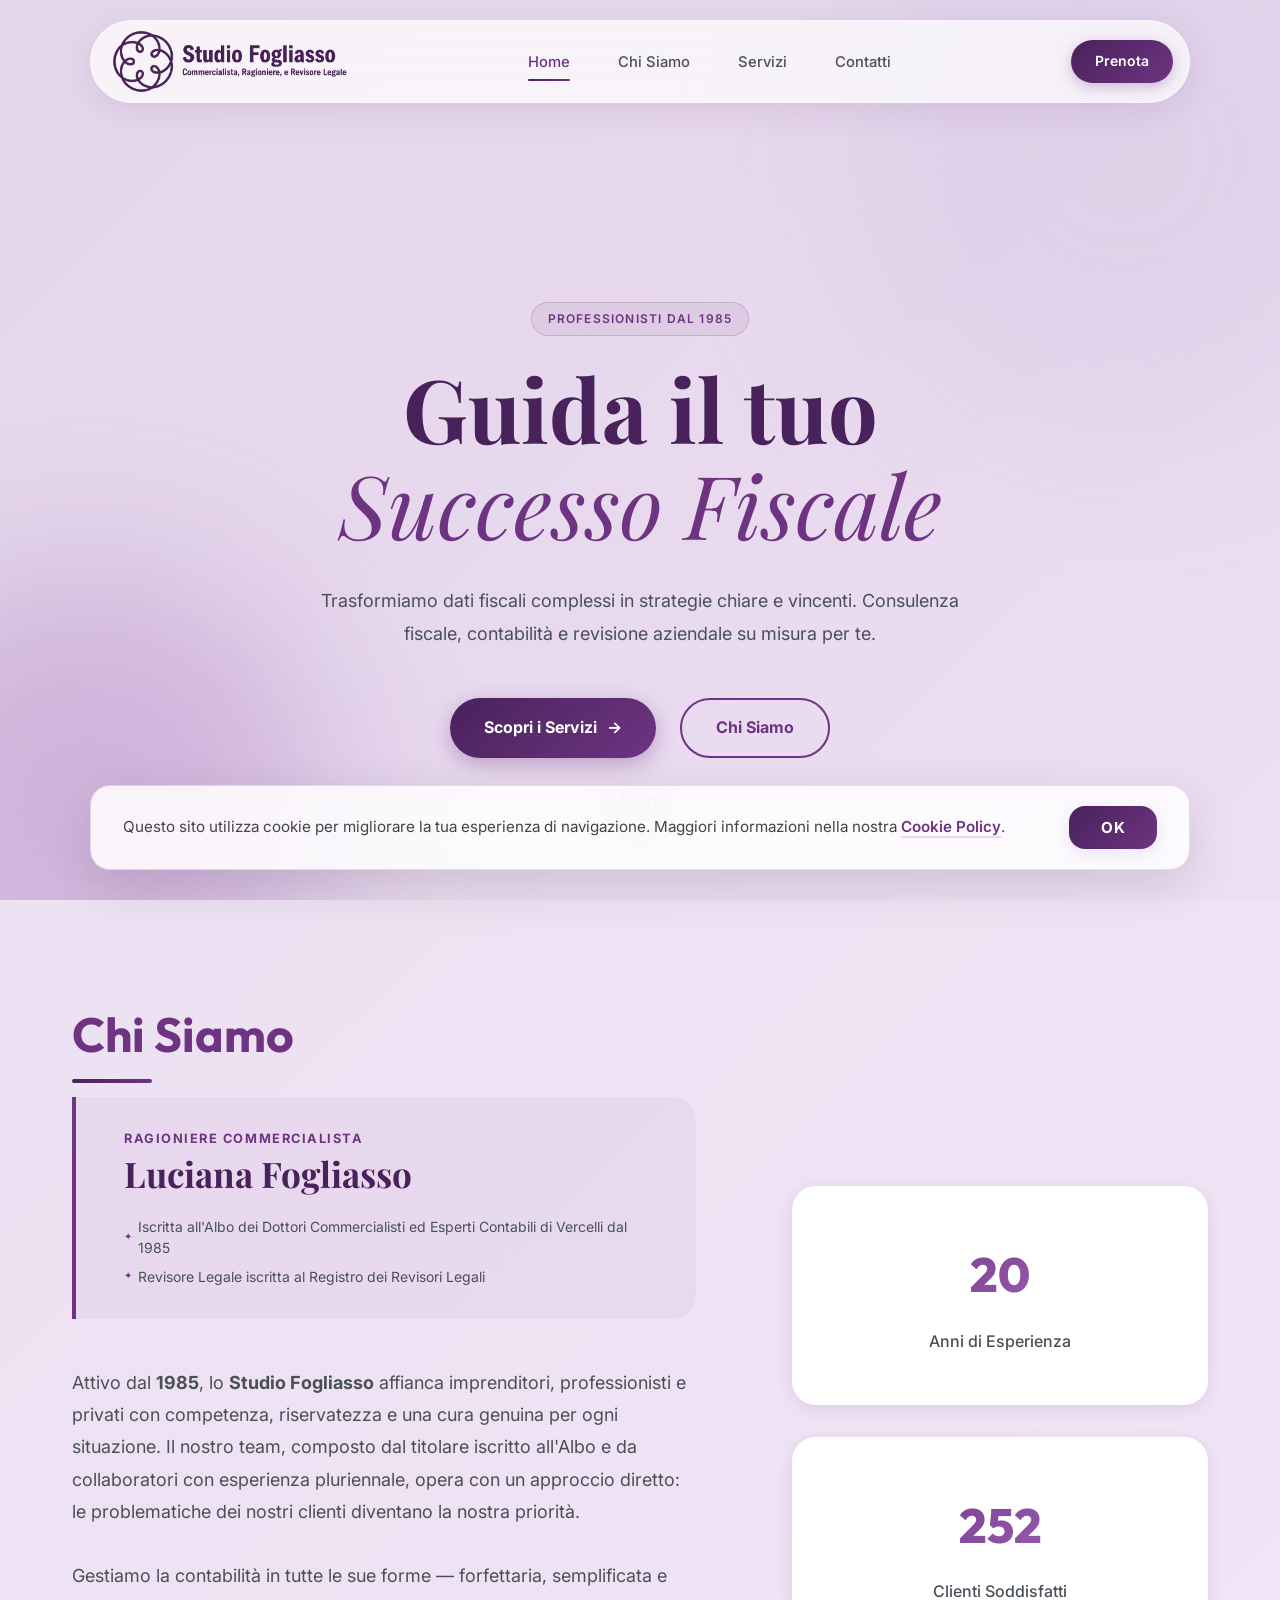
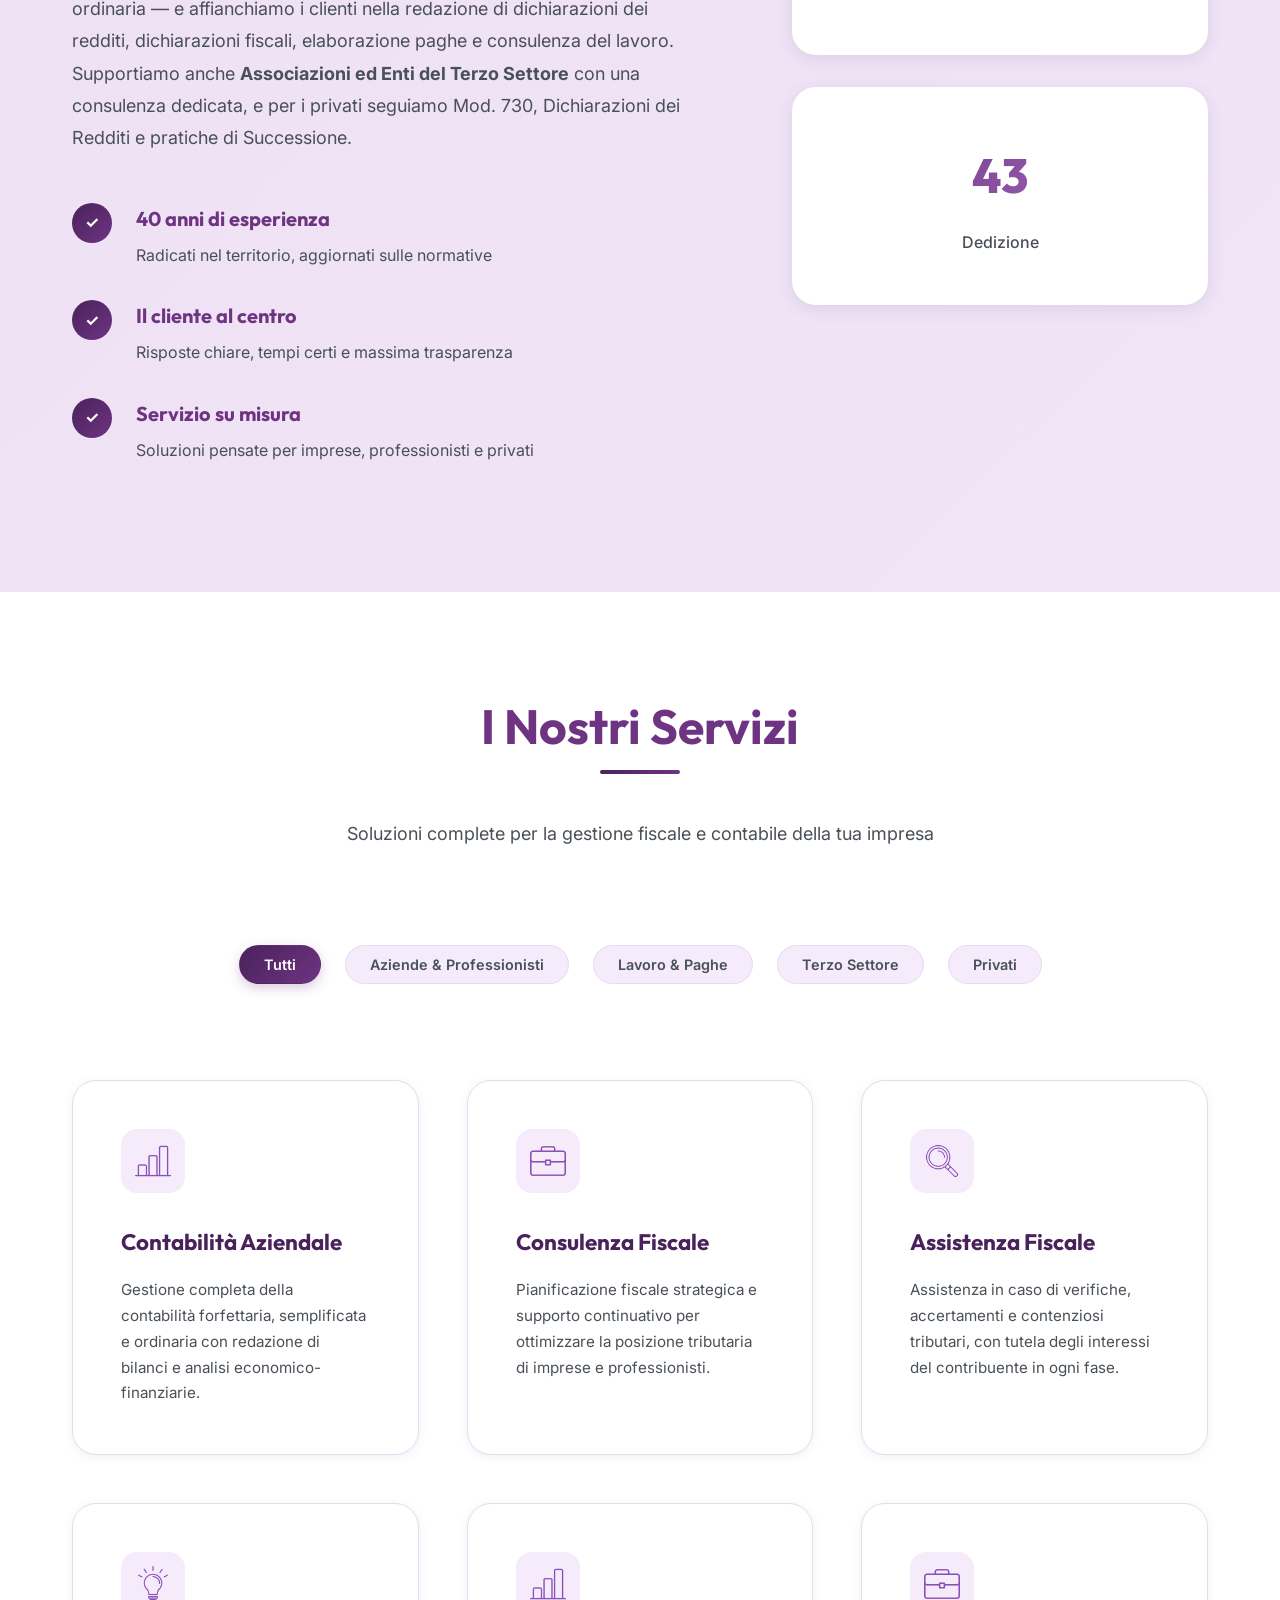
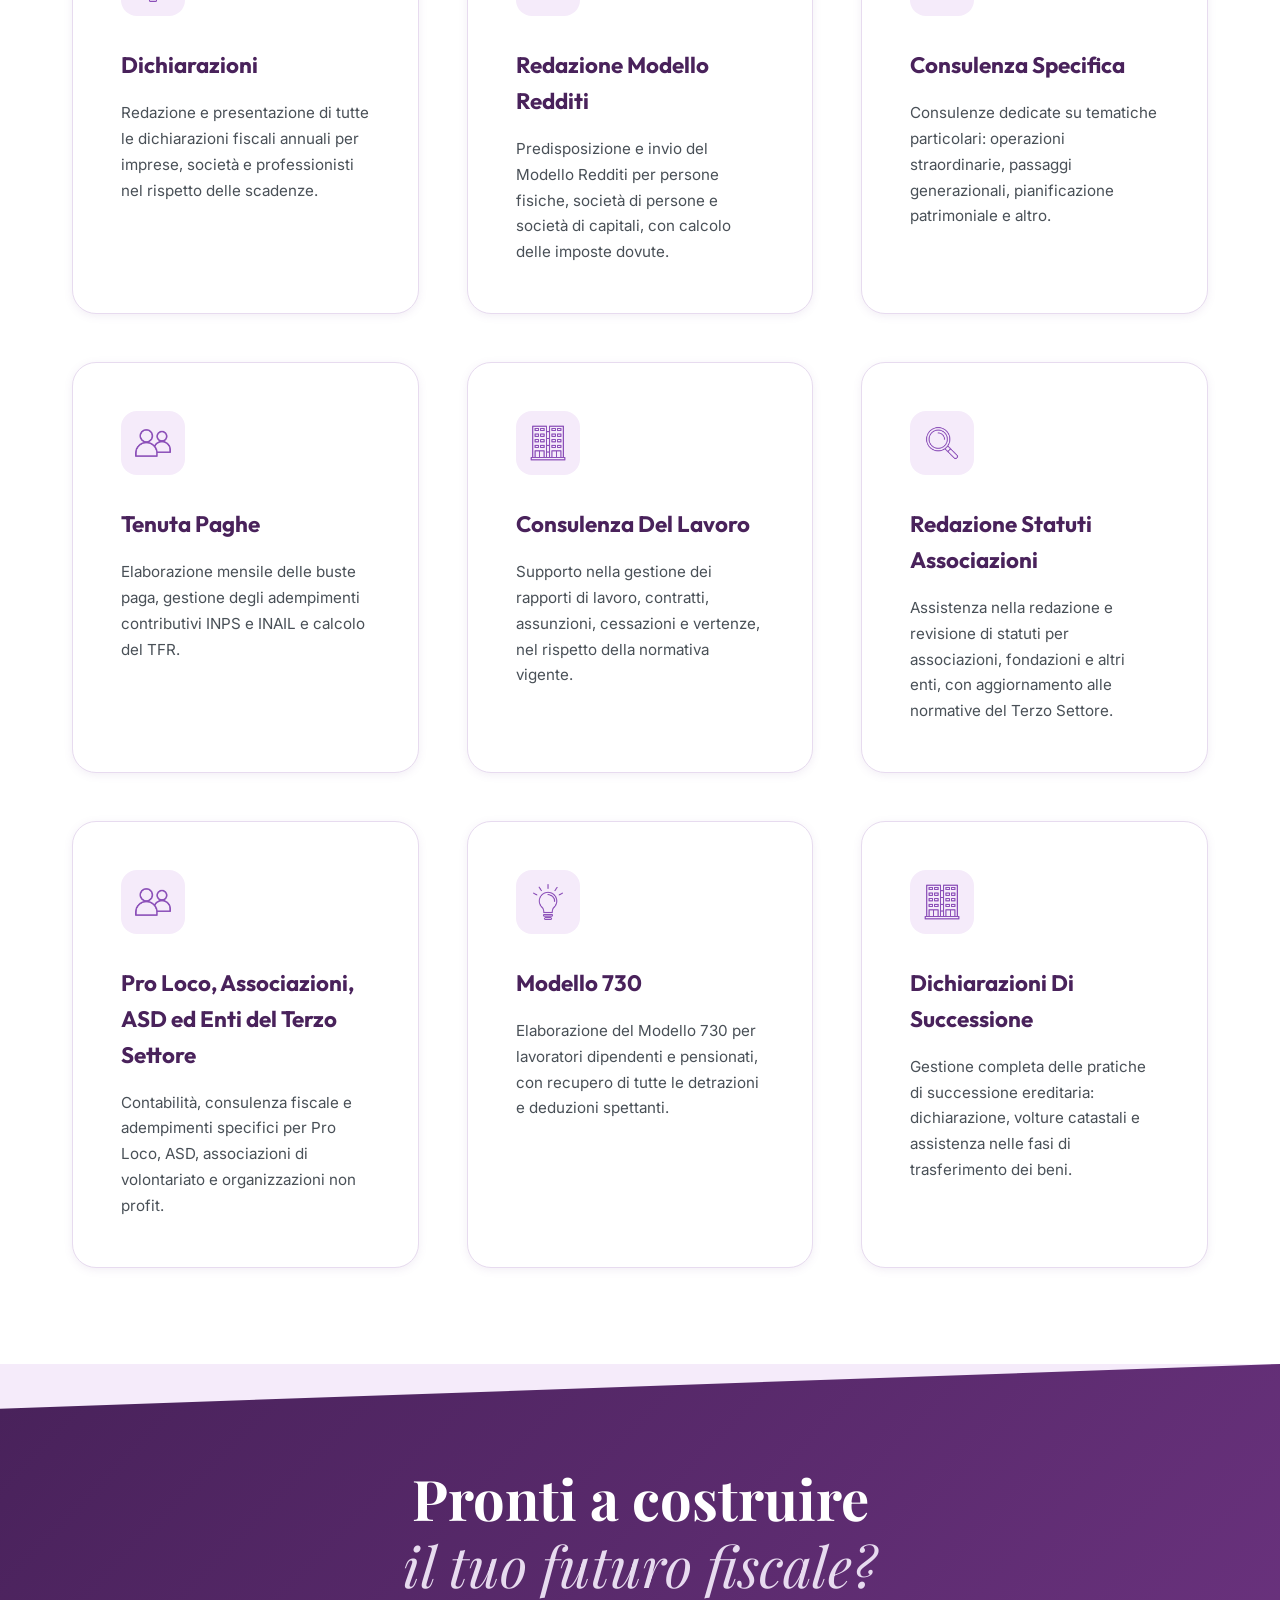
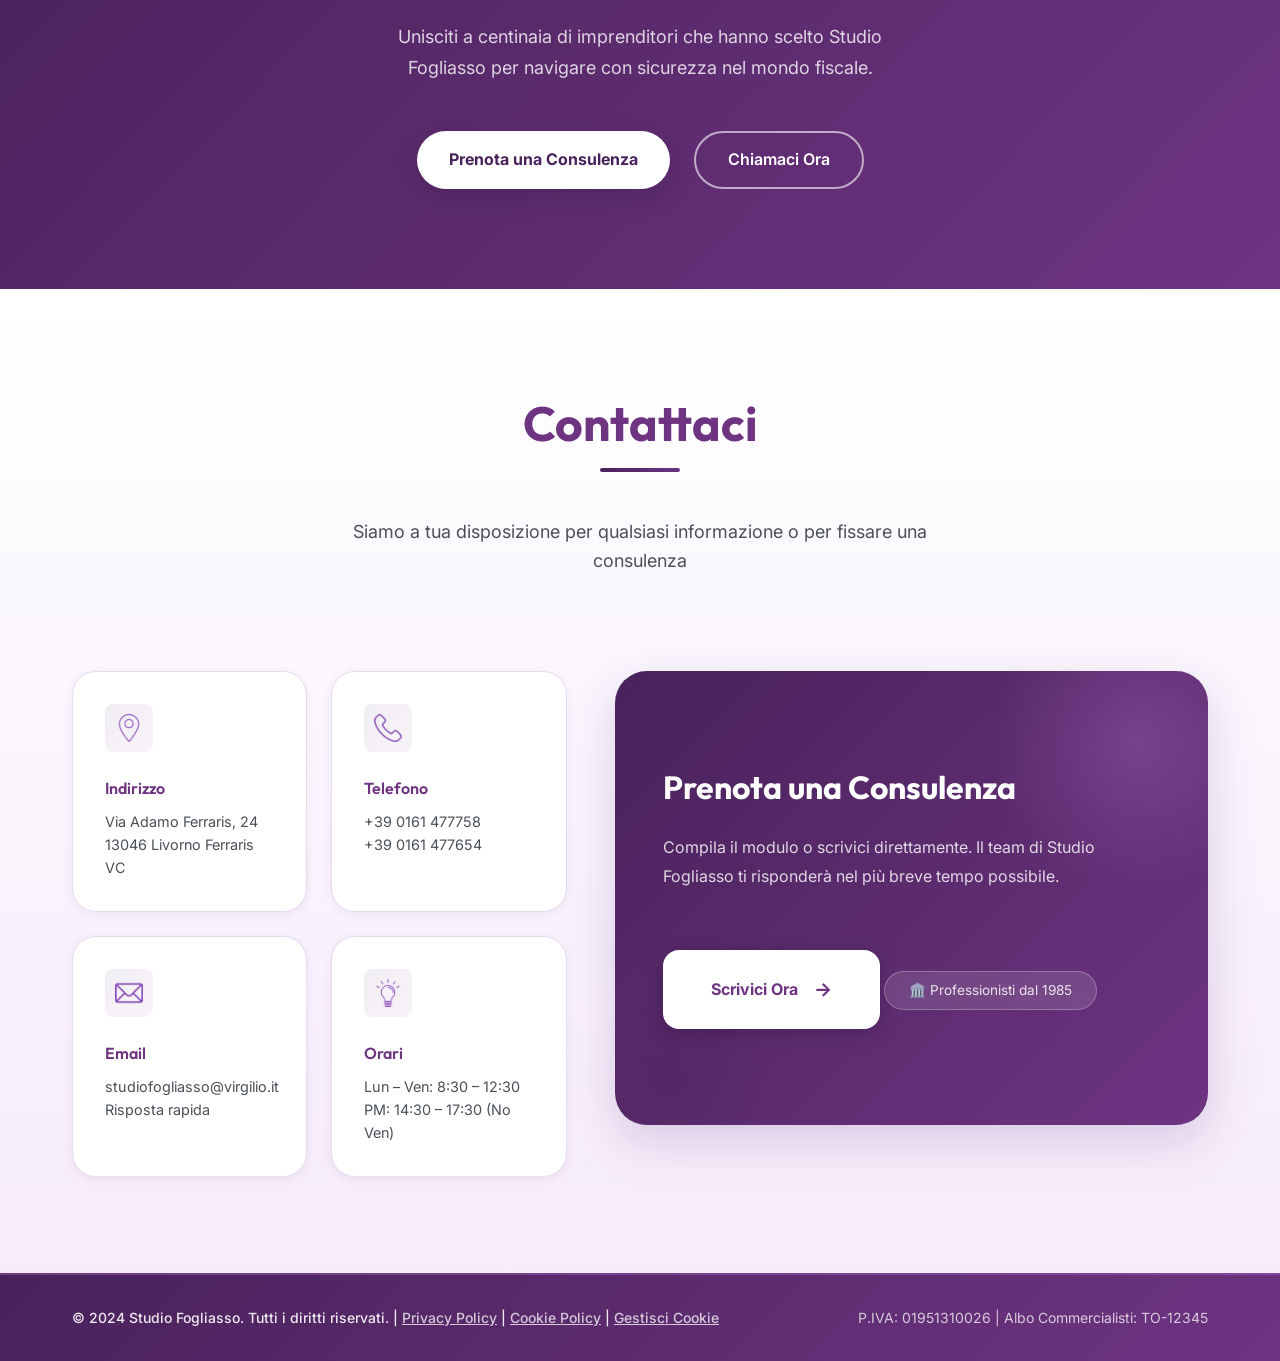
<file: index.html>
<!DOCTYPE html>
<html lang="it">

<head>
    <meta charset="UTF-8">
    <meta name="viewport" content="width=device-width, initial-scale=1.0">
    <meta name="description"
        content="Studio Fogliasso - Commercialista, Ragioniere e Revisore Legale. Servizi professionali di consulenza fiscale, contabilità e revisione aziendale.">
    <meta name="keywords" content="commercialista, ragioniere, revisore legale, consulenza fiscale, contabilità">
    <title>Studio Fogliasso | Commercialista &amp; Revisore Legale</title>
    <link rel="preconnect" href="https://fonts.googleapis.com">
    <link rel="preconnect" href="https://fonts.gstatic.com" crossorigin>
    <link
        href="https://fonts.googleapis.com/css2?family=Playfair+Display:ital,wght@0,400;0,600;0,700;1,400;1,600&family=Inter:wght@300;400;500;600;700&family=Outfit:wght@400;500;600;700;800&display=swap"
        rel="stylesheet">
    <link rel="icon" type="image/png" href="assets/Logo2.png">
    <link rel="stylesheet" href="style.css">
</head>

<body>
    <!-- Blob decorativi di sfondo -->
    <div class="bg-blobs">
        <div class="blob blob-1"></div>
        <div class="blob blob-2"></div>
    </div>

    <!-- Navigation — Pill flottante -->
    <nav class="navbar" id="navbar">
        <div class="nav-container">
            <div class="logo-container">
                <img src="assets/LogoNew.png" alt="Studio Fogliasso Logo" class="logo">
            </div>
            <button class="mobile-menu-toggle" aria-label="Toggle menu">
                <span></span>
                <span></span>
                <span></span>
            </button>
            <ul class="nav-menu">
                <li><a href="#home" class="nav-link active">Home</a></li>
                <li><a href="#chi-siamo" class="nav-link">Chi Siamo</a></li>
                <li><a href="#servizi" class="nav-link">Servizi</a></li>
                <li><a href="#contatti" class="nav-link">Contatti</a></li>
            </ul>
            <a href="#contatti" class="btn-nav-cta">Prenota</a>
        </div>
    </nav>

    <!-- Hero Section -->
    <section id="home" class="hero">
        <div class="hero-background"></div>
        <div class="container hero-content">
            <div class="hero-text">
                <span class="hero-badge">Professionisti dal 1985</span>
                <h1 class="hero-title">
                    <span class="title-line">Guida il tuo</span>
                    <span class="title-italic">Successo Fiscale</span>
                </h1>
                <p class="hero-description">
                    Trasformiamo dati fiscali complessi in strategie chiare e vincenti.
                    Consulenza fiscale, contabilità e revisione aziendale su misura per te.
                </p>
                <div class="hero-cta">
                    <a href="#servizi" class="btn btn-primary-fill">
                        Scopri i Servizi
                        <span class="btn-arrow-icon">→</span>
                    </a>
                    <a href="#chi-siamo" class="btn btn-outline">Chi Siamo</a>
                </div>
            </div>

        </div>
        <div class="scroll-indicator">
            <span>Scorri</span>
            <div class="scroll-arrow"></div>
        </div>
    </section>

    <!-- About Section -->
    <section id="chi-siamo" class="about">
        <div class="container">
            <div class="about-content">
                <div class="about-text">
                    <h2 class="section-title">Chi Siamo</h2>

                    <!-- Profilo Professionale -->
                    <div class="professional-profile">
                        <div class="profile-role">Ragioniere Commercialista</div>
                        <div class="profile-name">Luciana Fogliasso</div>
                        <div class="profile-credentials">
                            <span class="credential-badge">Iscritta all'Albo dei Dottori Commercialisti ed Esperti
                                Contabili di Vercelli dal 1985</span>
                            <span class="credential-badge">Revisore Legale iscritta al Registro dei Revisori
                                Legali</span>
                        </div>
                    </div>

                    <p class="about-description">
                        Attivo dal <strong>1985</strong>, lo <strong>Studio Fogliasso</strong> affianca imprenditori,
                        professionisti e privati con competenza, riservatezza e una cura genuina per ogni situazione.
                        Il nostro team, composto dal titolare iscritto all'Albo e da collaboratori con esperienza
                        pluriennale, opera con un approccio diretto: le problematiche dei nostri clienti diventano
                        la nostra priorità.
                    </p>
                    <p class="about-description">
                        Gestiamo la contabilità in tutte le sue forme — forfettaria, semplificata e ordinaria —
                        e affianchiamo i clienti nella redazione di dichiarazioni dei redditi, dichiarazioni fiscali,
                        elaborazione paghe e consulenza del lavoro. Supportiamo anche <strong>Associazioni ed Enti
                            del Terzo Settore</strong> con una consulenza dedicata, e per i privati seguiamo
                        Mod.&nbsp;730,
                        Dichiarazioni dei Redditi e pratiche di Successione.
                    </p>
                    <div class="about-features">
                        <div class="feature-item">
                            <div class="feature-icon">✓</div>
                            <div class="feature-text">
                                <h4>40 anni di esperienza</h4>
                                <p>Radicati nel territorio, aggiornati sulle normative</p>
                            </div>
                        </div>
                        <div class="feature-item">
                            <div class="feature-icon">✓</div>
                            <div class="feature-text">
                                <h4>Il cliente al centro</h4>
                                <p>Risposte chiare, tempi certi e massima trasparenza</p>
                            </div>
                        </div>
                        <div class="feature-item">
                            <div class="feature-icon">✓</div>
                            <div class="feature-text">
                                <h4>Servizio su misura</h4>
                                <p>Soluzioni pensate per imprese, professionisti e privati</p>
                            </div>
                        </div>
                    </div>
                </div>
                <div class="about-stats">
                    <div class="stat-card glass-panel">
                        <div class="stat-number">40+</div>
                        <div class="stat-label">Anni di Esperienza</div>
                    </div>
                    <div class="stat-card glass-panel">
                        <div class="stat-number">500+</div>
                        <div class="stat-label">Clienti Soddisfatti</div>
                    </div>
                    <div class="stat-card glass-panel">
                        <div class="stat-number">100%</div>
                        <div class="stat-label">Dedizione</div>
                    </div>
                </div>
            </div>
        </div>
    </section>

    <!-- Services Section -->
    <section id="servizi" class="services">
        <div class="container">
            <div class="section-header">
                <h2 class="section-title">I Nostri Servizi</h2>
                <p class="section-subtitle">Soluzioni complete per la gestione fiscale e contabile della tua impresa</p>
            </div>

            <!-- Filtri Categorie -->
            <div class="services-filter">
                <button class="filter-btn active" data-filter="all">Tutti</button>
                <button class="filter-btn" data-filter="aziende">Aziende & Professionisti</button>
                <button class="filter-btn" data-filter="lavoro">Lavoro & Paghe</button>
                <button class="filter-btn" data-filter="terzo-settore">Terzo Settore</button>
                <button class="filter-btn" data-filter="privati">Privati</button>
            </div>

            <div class="services-grid" id="servicesGrid">
                <!-- Aziende & Professionisti -->
                <div class="service-card" data-category="aziende">
                    <div class="service-icon"><img src="assets/free-icon-stats-223407.png" alt="Contabilità Aziendale">
                    </div>
                    <h3 class="service-title">Contabilità Aziendale</h3>
                    <p class="service-description">Gestione completa della contabilità forfettaria, semplificata e
                        ordinaria con redazione di bilanci e analisi economico-finanziarie.</p>
                </div>

                <div class="service-card" data-category="aziende">
                    <div class="service-icon"><img src="assets/free-icon-briefcase-522561.png" alt="Consulenza Fiscale">
                    </div>
                    <h3 class="service-title">Consulenza Fiscale</h3>
                    <p class="service-description">Pianificazione fiscale strategica e supporto continuativo per
                        ottimizzare la posizione tributaria di imprese e professionisti.</p>
                </div>

                <div class="service-card" data-category="aziende">
                    <div class="service-icon"><img src="assets/free-icon-search-6194755.png" alt="Assistenza Fiscale">
                    </div>
                    <h3 class="service-title">Assistenza Fiscale</h3>
                    <p class="service-description">Assistenza in caso di verifiche, accertamenti e contenziosi
                        tributari, con tutela degli interessi del contribuente in ogni fase.</p>
                </div>

                <div class="service-card" data-category="aziende">
                    <div class="service-icon"><img src="assets/free-icon-lightbulb-702814.png" alt="Dichiarazioni">
                    </div>
                    <h3 class="service-title">Dichiarazioni</h3>
                    <p class="service-description">Redazione e presentazione di tutte le dichiarazioni fiscali annuali
                        per imprese, società e professionisti nel rispetto delle scadenze.</p>
                </div>

                <div class="service-card" data-category="aziende">
                    <div class="service-icon"><img src="assets/free-icon-stats-223407.png"
                            alt="Redazione Modello Redditi"></div>
                    <h3 class="service-title">Redazione Modello Redditi</h3>
                    <p class="service-description">Predisposizione e invio del Modello Redditi per persone fisiche,
                        società di persone e società di capitali, con calcolo delle imposte dovute.</p>
                </div>

                <div class="service-card" data-category="aziende">
                    <div class="service-icon"><img src="assets/free-icon-briefcase-522561.png"
                            alt="Consulenza Specifica"></div>
                    <h3 class="service-title">Consulenza Specifica</h3>
                    <p class="service-description">Consulenze dedicate su tematiche particolari: operazioni
                        straordinarie, passaggi generazionali, pianificazione patrimoniale e altro.</p>
                </div>

                <!-- Lavoro & Paghe -->
                <div class="service-card" data-category="lavoro">
                    <div class="service-icon"><img src="assets/free-icon-people-icon-12653779.png" alt="Tenuta Paghe">
                    </div>
                    <h3 class="service-title">Tenuta Paghe</h3>
                    <p class="service-description">Elaborazione mensile delle buste paga, gestione degli adempimenti
                        contributivi INPS e INAIL e calcolo del TFR.</p>
                </div>

                <div class="service-card" data-category="lavoro">
                    <div class="service-icon"><img src="assets/free-icon-house-5849021.png" alt="Consulenza Del Lavoro">
                    </div>
                    <h3 class="service-title">Consulenza Del Lavoro</h3>
                    <p class="service-description">Supporto nella gestione dei rapporti di lavoro, contratti,
                        assunzioni, cessazioni e vertenze, nel rispetto della normativa vigente.</p>
                </div>

                <!-- Terzo Settore -->
                <div class="service-card" data-category="terzo-settore">
                    <div class="service-icon"><img src="assets/free-icon-search-6194755.png"
                            alt="Redazione Statuti Associazioni"></div>
                    <h3 class="service-title">Redazione Statuti Associazioni</h3>
                    <p class="service-description">Assistenza nella redazione e revisione di statuti per associazioni,
                        fondazioni e altri enti, con aggiornamento alle normative del Terzo Settore.</p>
                </div>

                <div class="service-card" data-category="terzo-settore">
                    <div class="service-icon"><img src="assets/free-icon-people-icon-12653779.png"
                            alt="Pro Loco e Associazioni"></div>
                    <h3 class="service-title">Pro Loco, Associazioni, ASD ed Enti del Terzo Settore</h3>
                    <p class="service-description">Contabilità, consulenza fiscale e adempimenti specifici per Pro Loco,
                        ASD, associazioni di volontariato e organizzazioni non profit.</p>
                </div>

                <!-- Privati -->
                <div class="service-card" data-category="privati">
                    <div class="service-icon"><img src="assets/free-icon-lightbulb-702814.png" alt="730"></div>
                    <h3 class="service-title">Modello 730</h3>
                    <p class="service-description">Elaborazione del Modello 730 per lavoratori dipendenti e pensionati,
                        con recupero di tutte le detrazioni e deduzioni spettanti.</p>
                </div>

                <div class="service-card" data-category="privati">
                    <div class="service-icon"><img src="assets/free-icon-house-5849021.png"
                            alt="Dichiarazioni Di Successione"></div>
                    <h3 class="service-title">Dichiarazioni Di Successione</h3>
                    <p class="service-description">Gestione completa delle pratiche di successione ereditaria:
                        dichiarazione, volture catastali e assistenza nelle fasi di trasferimento dei beni.</p>
                </div>
            </div>
        </div>
    </section>

    <!-- CTA Section -->
    <section class="cta-section">
        <div class="cta-skew"></div>
        <div class="container cta-content">
            <h2 class="cta-title">Pronti a costruire<br><em>il tuo futuro fiscale?</em></h2>
            <p class="cta-subtitle">Unisciti a centinaia di imprenditori che hanno scelto Studio Fogliasso per
                navigare con sicurezza nel mondo fiscale.</p>
            <div class="cta-buttons">
                <a href="#contatti" class="btn btn-cta-white">Prenota una Consulenza</a>
                <a href="tel:+390161477758" class="btn btn-cta-outline">Chiamaci Ora</a>
            </div>
        </div>
    </section>

    <!-- Contact Section -->
    <section id="contatti" class="contact">
        <div class="container">
            <div class="section-header">
                <h2 class="section-title">Contattaci</h2>
                <p class="section-subtitle">Siamo a tua disposizione per qualsiasi informazione o per fissare una
                    consulenza</p>
            </div>
            <div class="contact-grid">
                <div class="contact-info-grid">
                    <div class="info-card glass-panel">
                        <div class="info-icon">
                            <img src="assets/free-icon-location-3894030.png" alt="Indirizzo">
                        </div>
                        <h3>Indirizzo</h3>
                        <p>Via Adamo Ferraris, 24<br>13046 Livorno Ferraris VC</p>
                    </div>
                    <div class="info-card glass-panel">
                        <div class="info-icon">
                            <img src="assets/free-icon-telephone-159832.png" alt="Telefono">
                        </div>
                        <h3>Telefono</h3>
                        <p>+39 0161 477758<br>+39 0161 477654</p>
                    </div>
                    <div class="info-card glass-panel">
                        <div class="info-icon">
                            <img src="assets/free-icon-mail-646094.png" alt="Email">
                        </div>
                        <h3>Email</h3>
                        <p>studiofogliasso@virgilio.it<br>Risposta rapida</p>
                    </div>
                    <div class="info-card glass-panel">
                        <div class="info-icon">
                            <img src="assets/free-icon-lightbulb-702814.png" alt="Orari">
                        </div>
                        <h3>Orari</h3>
                        <p>Lun – Ven: 8:30 – 12:30<br>PM: 14:30 – 17:30 (No Ven)</p>
                    </div>
                </div>
                <div class="contact-box" id="contactBox">
                    <div class="contact-box-glow" id="contactBoxGlow"></div>
                    <div class="contact-box-content">
                        <h3>Prenota una Consulenza</h3>
                        <p>Compila il modulo o scrivici direttamente. Il team di Studio Fogliasso ti risponderà nel più
                            breve tempo possibile.</p>
                        <a href="mailto:studiofogliasso@virgilio.it" class="btn btn-contact" id="contactBtn">
                            Scrivici Ora
                            <span class="btn-arrow">→</span>
                        </a>
                        <div class="contact-box-badge">🏛️ Professionisti dal 1985</div>
                    </div>
                </div>
            </div>
        </div>
    </section>

    <!-- Footer -->
    <footer class="footer">
        <div class="container">
            <div class="footer-bottom">
                <p>&copy; 2024 Studio Fogliasso. Tutti i diritti riservati. | <a href="privacy.html"
                        style="color: rgba(255, 255, 255, 0.75); text-decoration: underline;">Privacy Policy</a> | <a
                        href="cookies.html" style="color: rgba(255, 255, 255, 0.75); text-decoration: underline;">Cookie
                        Policy</a> | <a href="#" id="manageCookies"
                        style="color: rgba(255, 255, 255, 0.75); text-decoration: underline;">Gestisci Cookie</a></p>
                <p>P.IVA: 01951310026 | Albo Commercialisti: TO-12345</p>
            </div>
        </div>
    </footer>

    <!-- Cookie Banner -->
    <div id="cookieBanner" class="cookie-banner">
        <div class="cookie-content">
            <p>Questo sito utilizza cookie per migliorare la tua esperienza di navigazione. Maggiori informazioni nella
                nostra <a href="cookies.html">Cookie Policy</a>.</p>
        </div>
        <div class="cookie-actions">
            <button id="acceptCookies" class="btn btn-primary">OK</button>
        </div>
    </div>

    <script src="script.js"></script>
</body>

</html>
</file>
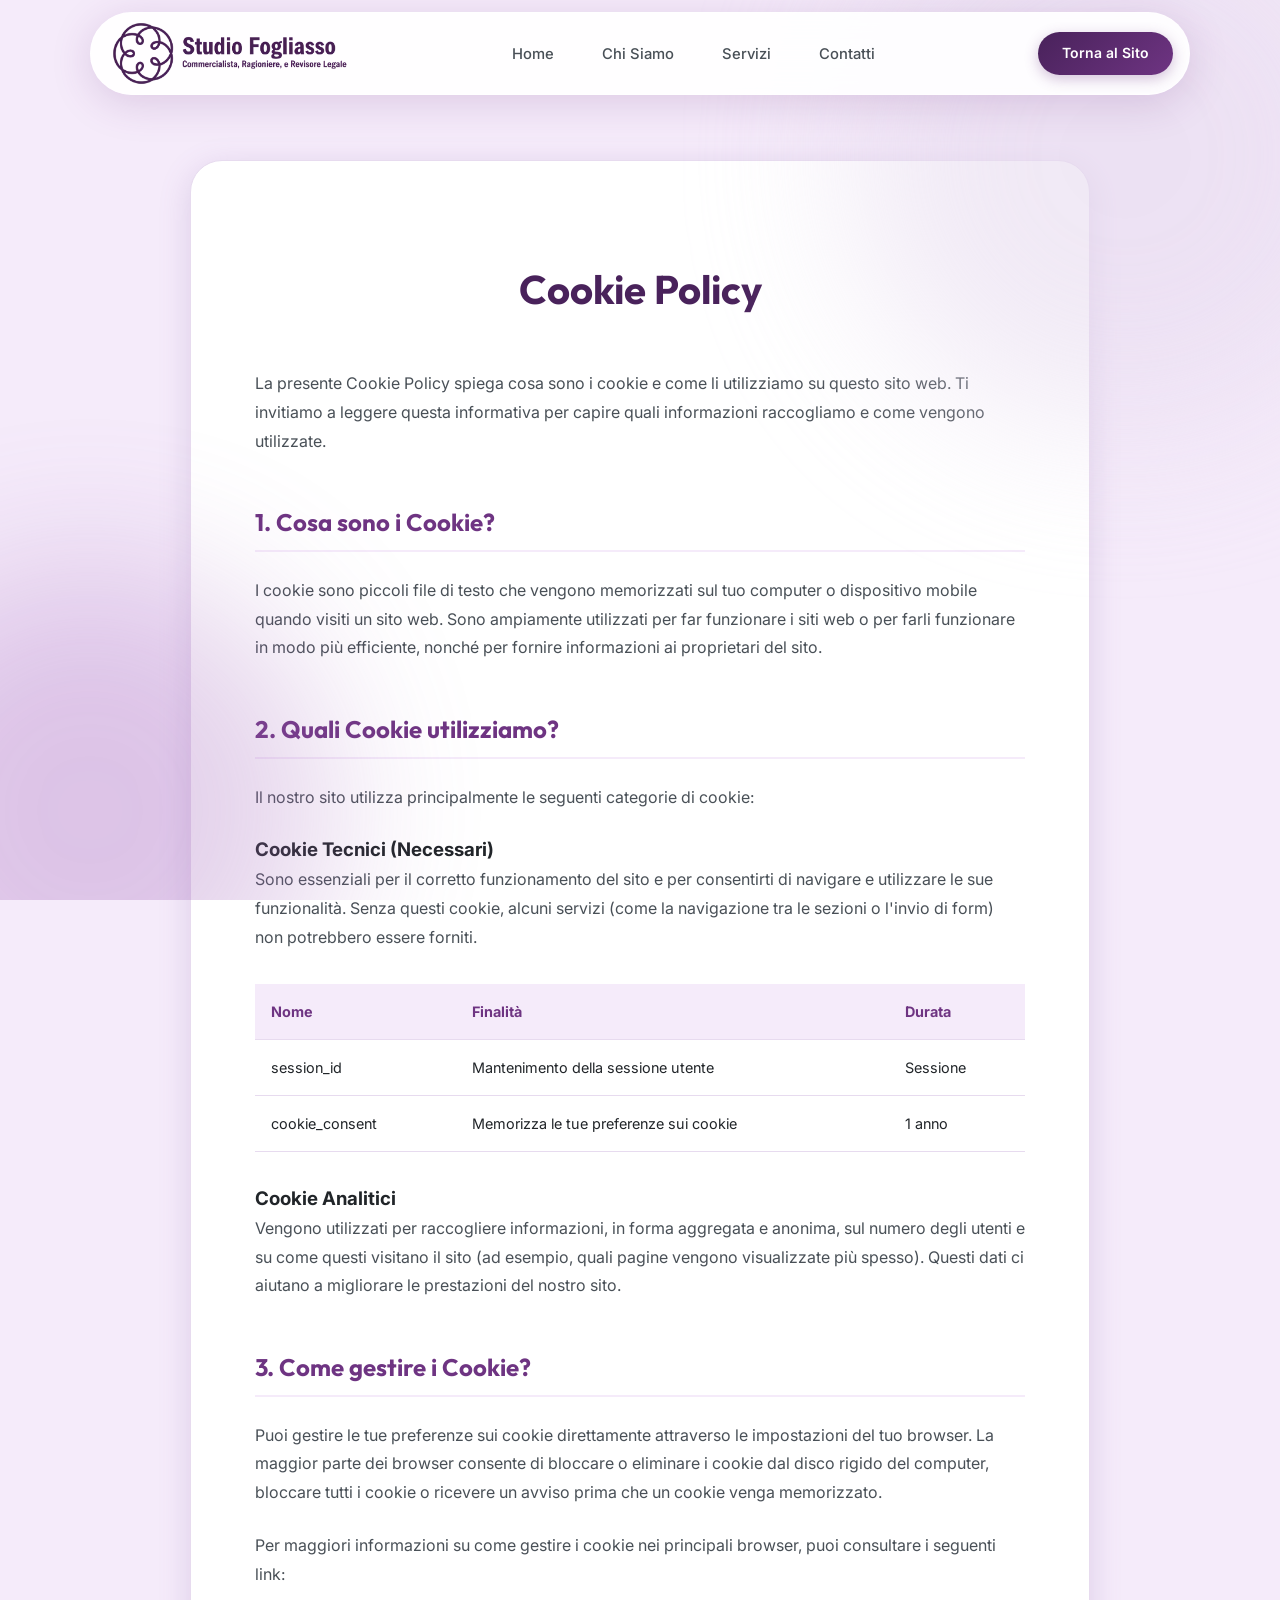
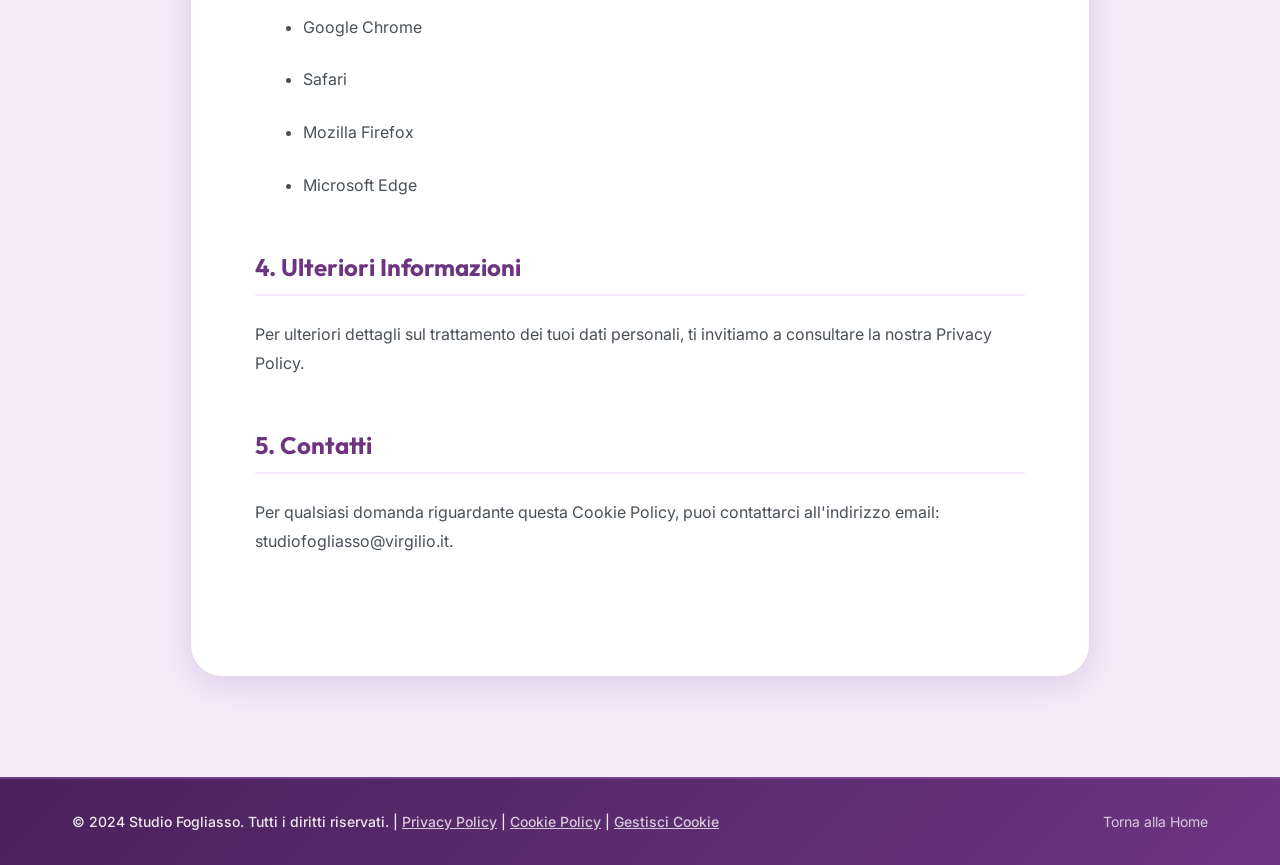
<file: cookies.html>
<!DOCTYPE html>
<html lang="it">

<head>
    <meta charset="UTF-8">
    <meta name="viewport" content="width=device-width, initial-scale=1.0">
    <meta name="description"
        content="Cookie Policy di Studio Fogliasso - Informazioni sull'utilizzo dei cookie su questo sito web.">
    <title>Cookie Policy | Studio Fogliasso</title>
    <link rel="preconnect" href="https://fonts.googleapis.com">
    <link rel="preconnect" href="https://fonts.gstatic.com" crossorigin>
    <link
        href="https://fonts.googleapis.com/css2?family=Playfair+Display:ital,wght@0,400;0,600;0,700;1,400;1,600&family=Inter:wght@300;400;500;600;700&family=Outfit:wght@400;500;600;700;800&display=swap"
        rel="stylesheet">
    <link rel="icon" type="image/png" href="assets/Logo2.png">
    <link rel="stylesheet" href="style.css">
    <style>
        .legal-content {
            padding: 160px 0 100px;
            max-width: 900px;
            margin: 0 auto;
        }

        .legal-card {
            background: var(--white);
            padding: var(--spacing-3xl) var(--spacing-2xl);
            border-radius: var(--radius-xl);
            box-shadow: var(--shadow-lg);
            border: 1px solid var(--light-gray);
        }

        .legal-card h1 {
            font-family: var(--font-heading);
            color: var(--primary-purple-dark);
            margin-bottom: var(--spacing-xl);
            font-size: 2.5rem;
            text-align: center;
        }

        .legal-card h2 {
            font-family: var(--font-heading);
            color: var(--primary-purple);
            margin: var(--spacing-xl) 0 var(--spacing-md);
            font-size: 1.5rem;
            border-bottom: 2px solid var(--off-white);
            padding-bottom: 8px;
        }

        .legal-card p,
        .legal-card li {
            color: var(--dark-gray);
            line-height: 1.8;
            margin-bottom: var(--spacing-md);
        }

        .legal-card ul {
            list-style: disc;
            padding-left: var(--spacing-xl);
            margin-bottom: var(--spacing-lg);
        }

        .cookie-table {
            width: 100%;
            border-collapse: collapse;
            margin: var(--spacing-lg) 0;
            font-size: 0.9rem;
        }

        .cookie-table th,
        .cookie-table td {
            text-align: left;
            padding: var(--spacing-sm);
            border-bottom: 1px solid var(--light-gray);
        }

        .cookie-table th {
            background: var(--off-white);
            color: var(--primary-purple);
            font-weight: 700;
        }
    </style>
</head>

<body>
    <!-- Blob decorativi di sfondo -->
    <div class="bg-blobs">
        <div class="blob blob-1"></div>
        <div class="blob blob-2"></div>
    </div>

    <!-- Navigation -->
    <nav class="navbar scrolled">
        <div class="nav-container">
            <div class="logo-container">
                <a href="index.html">
                    <img src="assets/LogoNew.png" alt="Studio Fogliasso Logo" class="logo">
                </a>
            </div>
            <ul class="nav-menu">
                <li><a href="index.html#home" class="nav-link">Home</a></li>
                <li><a href="index.html#chi-siamo" class="nav-link">Chi Siamo</a></li>
                <li><a href="index.html#servizi" class="nav-link">Servizi</a></li>
                <li><a href="index.html#contatti" class="nav-link">Contatti</a></li>
            </ul>
            <a href="index.html#contatti" class="btn-nav-cta">Torna al Sito</a>
        </div>
    </nav>

    <main class="container legal-content">
        <article class="legal-card">
            <h1>Cookie Policy</h1>
            <p>La presente Cookie Policy spiega cosa sono i cookie e come li utilizziamo su questo sito web. Ti
                invitiamo a leggere questa informativa per capire quali informazioni raccogliamo e come vengono
                utilizzate.</p>

            <h2>1. Cosa sono i Cookie?</h2>
            <p>I cookie sono piccoli file di testo che vengono memorizzati sul tuo computer o dispositivo mobile quando
                visiti un sito web. Sono ampiamente utilizzati per far funzionare i siti web o per farli funzionare in
                modo più efficiente, nonché per fornire informazioni ai proprietari del sito.</p>

            <h2>2. Quali Cookie utilizziamo?</h2>
            <p>Il nostro sito utilizza principalmente le seguenti categorie di cookie:</p>

            <h3>Cookie Tecnici (Necessari)</h3>
            <p>Sono essenziali per il corretto funzionamento del sito e per consentirti di navigare e utilizzare le sue
                funzionalità. Senza questi cookie, alcuni servizi (come la navigazione tra le sezioni o l'invio di form)
                non potrebbero essere forniti.</p>

            <table class="cookie-table">
                <thead>
                    <tr>
                        <th>Nome</th>
                        <th>Finalità</th>
                        <th>Durata</th>
                    </tr>
                </thead>
                <tbody>
                    <tr>
                        <td>session_id</td>
                        <td>Mantenimento della sessione utente</td>
                        <td>Sessione</td>
                    </tr>
                    <tr>
                        <td>cookie_consent</td>
                        <td>Memorizza le tue preferenze sui cookie</td>
                        <td>1 anno</td>
                    </tr>
                </tbody>
            </table>

            <h3>Cookie Analitici</h3>
            <p>Vengono utilizzati per raccogliere informazioni, in forma aggregata e anonima, sul numero degli utenti e
                su come questi visitano il sito (ad esempio, quali pagine vengono visualizzate più spesso). Questi dati
                ci aiutano a migliorare le prestazioni del nostro sito.</p>

            <h2>3. Come gestire i Cookie?</h2>
            <p>Puoi gestire le tue preferenze sui cookie direttamente attraverso le impostazioni del tuo browser. La
                maggior parte dei browser consente di bloccare o eliminare i cookie dal disco rigido del computer,
                bloccare tutti i cookie o ricevere un avviso prima che un cookie venga memorizzato.</p>
            <p>Per maggiori informazioni su come gestire i cookie nei principali browser, puoi consultare i seguenti
                link:</p>
            <ul>
                <li><a href="https://support.google.com/chrome/answer/95647" target="_blank" rel="noopener">Google
                        Chrome</a></li>
                <li><a href="https://support.apple.com/it-it/guide/safari/sfri11471/mac" target="_blank"
                        rel="noopener">Safari</a></li>
                <li><a href="https://support.mozilla.org/it/kb/Gestione%20dei%20cookie" target="_blank"
                        rel="noopener">Mozilla Firefox</a></li>
                <li><a href="https://support.microsoft.com/it-it/windows/eliminare-e-gestire-i-cookie-168dab11-0753-043d-7c16-ede5947fc64d"
                        target="_blank" rel="noopener">Microsoft Edge</a></li>
            </ul>

            <h2>4. Ulteriori Informazioni</h2>
            <p>Per ulteriori dettagli sul trattamento dei tuoi dati personali, ti invitiamo a consultare la nostra <a
                    href="privacy.html">Privacy Policy</a>.</p>

            <h2>5. Contatti</h2>
            <p>Per qualsiasi domanda riguardante questa Cookie Policy, puoi contattarci all'indirizzo email: <a
                    href="mailto:studiofogliasso@virgilio.it">studiofogliasso@virgilio.it</a>.</p>
        </article>
    </main>

    <!-- Footer -->
    <footer class="footer">
        <div class="container">
            <div class="footer-bottom">
                <p>&copy; 2024 Studio Fogliasso. Tutti i diritti riservati. | <a href="privacy.html"
                        style="color: rgba(255, 255, 255, 0.75); text-decoration: underline;">Privacy Policy</a> | <a
                        href="cookies.html" style="color: rgba(255, 255, 255, 0.75); text-decoration: underline;">Cookie
                        Policy</a> | <a href="#" id="manageCookies"
                        style="color: rgba(255, 255, 255, 0.75); text-decoration: underline;">Gestisci Cookie</a></p>
                <p><a href="index.html">Torna alla Home</a></p>
            </div>
        </div>
    </footer>
    <!-- Cookie Banner -->
    <div id="cookieBanner" class="cookie-banner">
        <div class="cookie-content">
            <p>Questo sito utilizza cookie per migliorare la tua esperienza di navigazione. Maggiori informazioni nella
                nostra <a href="cookies.html">Cookie Policy</a>.</p>
        </div>
        <div class="cookie-actions">
            <button id="acceptCookies" class="btn btn-primary" style="padding: 10px 24px;">Accetta</button>
        </div>
    </div>

    <script src="script.js"></script>
</body>

</html>
</file>
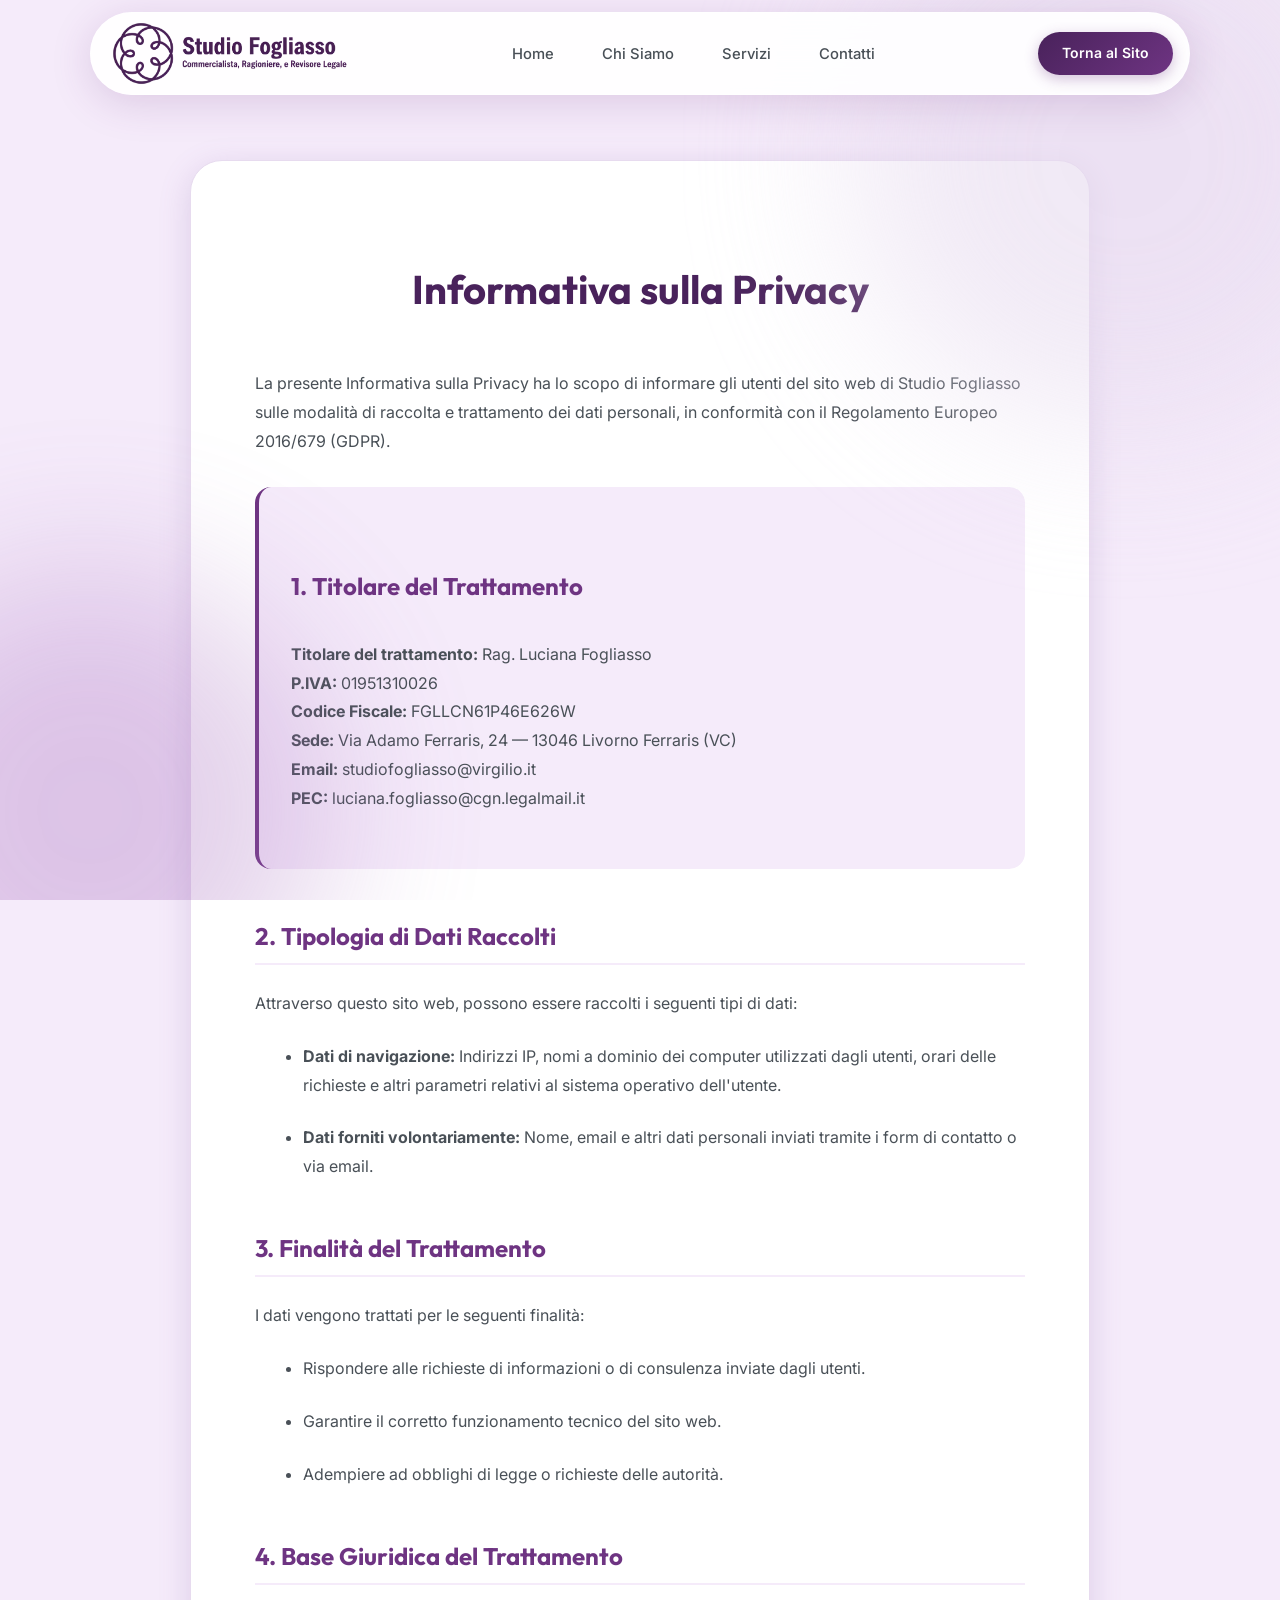
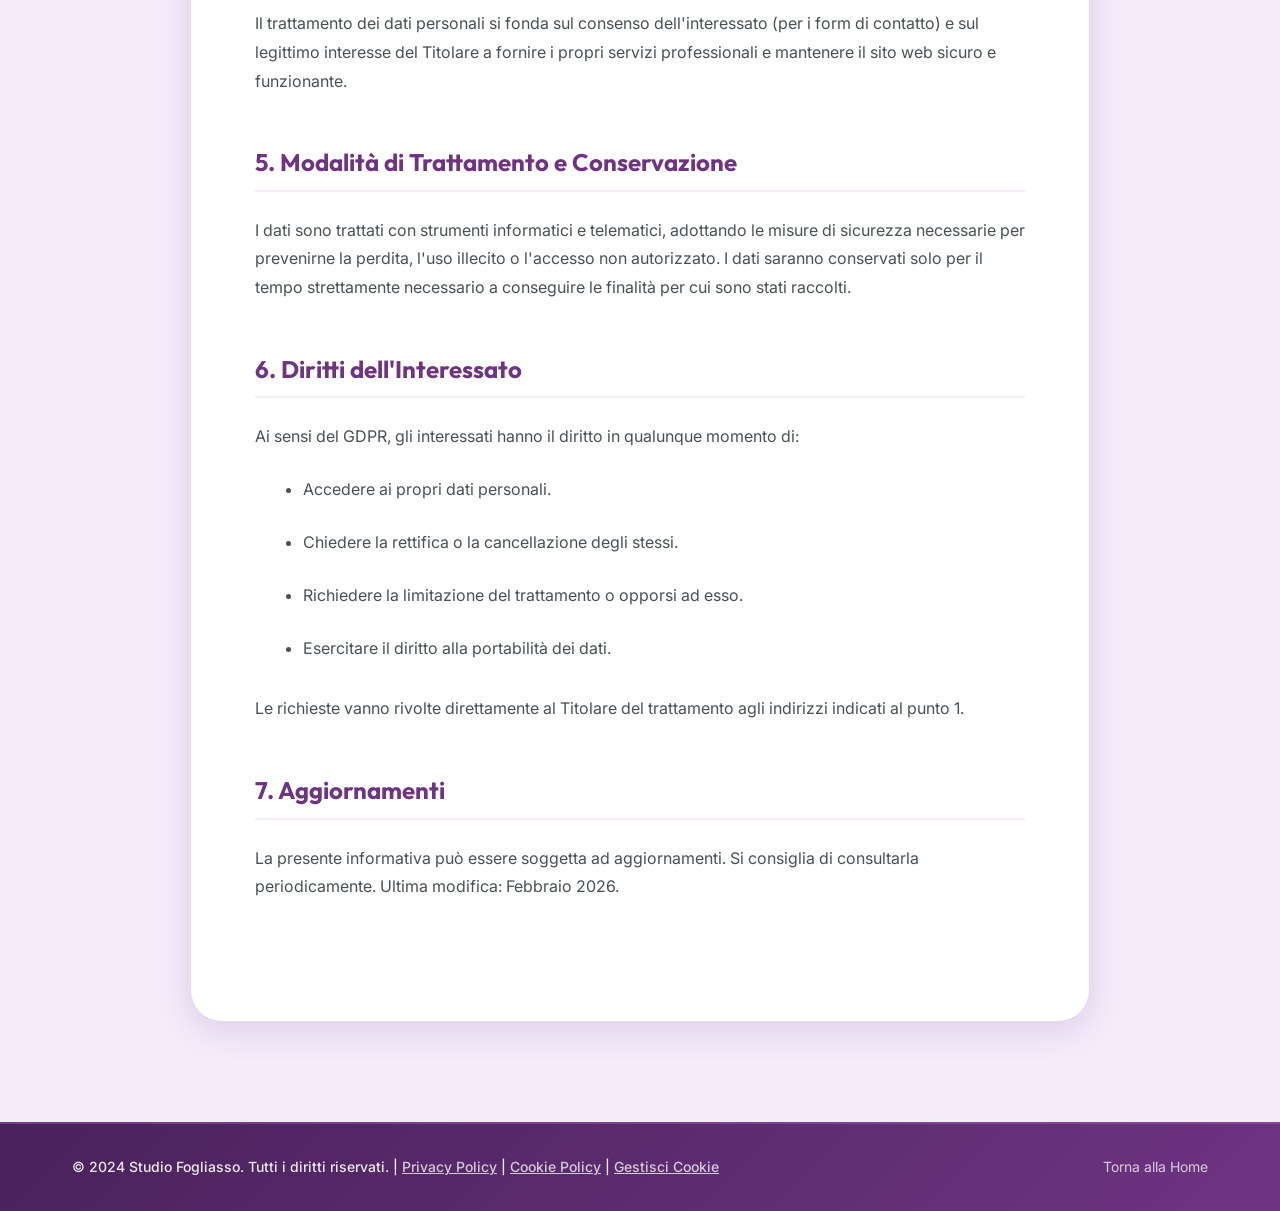
<file: privacy.html>
<!DOCTYPE html>
<html lang="it">

<head>
    <meta charset="UTF-8">
    <meta name="viewport" content="width=device-width, initial-scale=1.0">
    <meta name="description"
        content="Privacy Policy di Studio Fogliasso - Informazioni sul trattamento dei dati personali ai sensi del GDPR.">
    <title>Privacy Policy | Studio Fogliasso</title>
    <link rel="preconnect" href="https://fonts.googleapis.com">
    <link rel="preconnect" href="https://fonts.gstatic.com" crossorigin>
    <link
        href="https://fonts.googleapis.com/css2?family=Playfair+Display:ital,wght@0,400;0,600;0,700;1,400;1,600&family=Inter:wght@300;400;500;600;700&family=Outfit:wght@400;500;600;700;800&display=swap"
        rel="stylesheet">
    <link rel="icon" type="image/png" href="assets/Logo2.png">
    <link rel="stylesheet" href="style.css">
    <style>
        .privacy-content {
            padding: 160px 0 100px;
            max-width: 900px;
            margin: 0 auto;
        }

        .privacy-card {
            background: var(--white);
            padding: var(--spacing-3xl) var(--spacing-2xl);
            border-radius: var(--radius-xl);
            box-shadow: var(--shadow-lg);
            border: 1px solid var(--light-gray);
        }

        .privacy-card h1 {
            font-family: var(--font-heading);
            color: var(--primary-purple-dark);
            margin-bottom: var(--spacing-xl);
            font-size: 2.5rem;
            text-align: center;
        }

        .privacy-card h2 {
            font-family: var(--font-heading);
            color: var(--primary-purple);
            margin: var(--spacing-xl) 0 var(--spacing-md);
            font-size: 1.5rem;
            border-bottom: 2px solid var(--off-white);
            padding-bottom: 8px;
        }

        .privacy-card p,
        .privacy-card li {
            color: var(--dark-gray);
            line-height: 1.8;
            margin-bottom: var(--spacing-md);
        }

        .privacy-card ul {
            list-style: disc;
            padding-left: var(--spacing-xl);
            margin-bottom: var(--spacing-lg);
        }

        .controller-info {
            background: var(--off-white);
            padding: var(--spacing-lg);
            border-radius: var(--radius-md);
            border-left: 4px solid var(--primary-purple);
            margin: var(--spacing-lg) 0;
        }
    </style>
</head>

<body>
    <!-- Blob decorativi di sfondo -->
    <div class="bg-blobs">
        <div class="blob blob-1"></div>
        <div class="blob blob-2"></div>
    </div>

    <!-- Navigation -->
    <nav class="navbar scrolled">
        <div class="nav-container">
            <div class="logo-container">
                <a href="index.html">
                    <img src="assets/LogoNew.png" alt="Studio Fogliasso Logo" class="logo">
                </a>
            </div>
            <ul class="nav-menu">
                <li><a href="index.html#home" class="nav-link">Home</a></li>
                <li><a href="index.html#chi-siamo" class="nav-link">Chi Siamo</a></li>
                <li><a href="index.html#servizi" class="nav-link">Servizi</a></li>
                <li><a href="index.html#contatti" class="nav-link">Contatti</a></li>
            </ul>
            <a href="index.html#contatti" class="btn-nav-cta">Torna al Sito</a>
        </div>
    </nav>

    <main class="container privacy-content">
        <article class="privacy-card">
            <h1>Informativa sulla Privacy</h1>
            <p>La presente Informativa sulla Privacy ha lo scopo di informare gli utenti del sito web di Studio
                Fogliasso sulle modalità di raccolta e trattamento dei dati personali, in conformità con il Regolamento
                Europeo 2016/679 (GDPR).</p>

            <section class="controller-info">
                <h2>1. Titolare del Trattamento</h2>
                <p>
                    <strong>Titolare del trattamento:</strong> Rag. Luciana Fogliasso<br>
                    <strong>P.IVA:</strong> 01951310026<br>
                    <strong>Codice Fiscale:</strong> FGLLCN61P46E626W<br>
                    <strong>Sede:</strong> Via Adamo Ferraris, 24 — 13046 Livorno Ferraris (VC)<br>
                    <strong>Email:</strong> <a
                        href="mailto:studiofogliasso@virgilio.it">studiofogliasso@virgilio.it</a><br>
                    <strong>PEC:</strong> <a
                        href="mailto:luciana.fogliasso@cgn.legalmail.it">luciana.fogliasso@cgn.legalmail.it</a>
                </p>
            </section>

            <h2>2. Tipologia di Dati Raccolti</h2>
            <p>Attraverso questo sito web, possono essere raccolti i seguenti tipi di dati:</p>
            <ul>
                <li><strong>Dati di navigazione:</strong> Indirizzi IP, nomi a dominio dei computer utilizzati dagli
                    utenti, orari delle richieste e altri parametri relativi al sistema operativo dell'utente.</li>
                <li><strong>Dati forniti volontariamente:</strong> Nome, email e altri dati personali inviati tramite i
                    form di contatto o via email.</li>
            </ul>

            <h2>3. Finalità del Trattamento</h2>
            <p>I dati vengono trattati per le seguenti finalità:</p>
            <ul>
                <li>Rispondere alle richieste di informazioni o di consulenza inviate dagli utenti.</li>
                <li>Garantire il corretto funzionamento tecnico del sito web.</li>
                <li>Adempiere ad obblighi di legge o richieste delle autorità.</li>
            </ul>

            <h2>4. Base Giuridica del Trattamento</h2>
            <p>Il trattamento dei dati personali si fonda sul consenso dell'interessato (per i form di contatto) e sul
                legittimo interesse del Titolare a fornire i propri servizi professionali e mantenere il sito web sicuro
                e funzionante.</p>

            <h2>5. Modalità di Trattamento e Conservazione</h2>
            <p>I dati sono trattati con strumenti informatici e telematici, adottando le misure di sicurezza necessarie
                per prevenirne la perdita, l'uso illecito o l'accesso non autorizzato. I dati saranno conservati solo
                per il tempo strettamente necessario a conseguire le finalità per cui sono stati raccolti.</p>

            <h2>6. Diritti dell'Interessato</h2>
            <p>Ai sensi del GDPR, gli interessati hanno il diritto in qualunque momento di:</p>
            <ul>
                <li>Accedere ai propri dati personali.</li>
                <li>Chiedere la rettifica o la cancellazione degli stessi.</li>
                <li>Richiedere la limitazione del trattamento o opporsi ad esso.</li>
                <li>Esercitare il diritto alla portabilità dei dati.</li>
            </ul>
            <p>Le richieste vanno rivolte direttamente al Titolare del trattamento agli indirizzi indicati al punto 1.
            </p>

            <h2>7. Aggiornamenti</h2>
            <p>La presente informativa può essere soggetta ad aggiornamenti. Si consiglia di consultarla periodicamente.
                Ultima modifica: Febbraio 2026.</p>
        </article>
    </main>

    <!-- Footer -->
    <footer class="footer">
        <div class="container">
            <div class="footer-bottom">
                <p>&copy; 2024 Studio Fogliasso. Tutti i diritti riservati. | <a href="privacy.html"
                        style="color: rgba(255, 255, 255, 0.75); text-decoration: underline;">Privacy Policy</a> | <a
                        href="cookies.html" style="color: rgba(255, 255, 255, 0.75); text-decoration: underline;">Cookie
                        Policy</a> | <a href="#" id="manageCookies"
                        style="color: rgba(255, 255, 255, 0.75); text-decoration: underline;">Gestisci Cookie</a></p>
                <p><a href="index.html">Torna alla Home</a></p>
            </div>
        </div>
    </footer>
    <!-- Cookie Banner -->
    <div id="cookieBanner" class="cookie-banner">
        <div class="cookie-content">
            <p>Questo sito utilizza cookie per migliorare la tua esperienza di navigazione. Maggiori informazioni nella
                nostra <a href="cookies.html">Cookie Policy</a>.</p>
        </div>
        <div class="cookie-actions">
            <button id="acceptCookies" class="btn btn-primary" style="padding: 10px 24px;">Accetta</button>
        </div>
    </div>

    <script src="script.js"></script>
</body>

</html>
</file>
<file: style.css>
/* ===================================
   CSS Variables & Design Tokens
   =================================== */
:root {
    /* Colors from provided palette */
    --primary-purple-dark: #49225B;
    --primary-purple: #6E3482;
    --primary-purple-light: #A56ABD;

    /* Using lighter purples for accents to maintain elegance */
    --accent-orange: #A56ABD;
    --accent-orange-light: #E7DBEF;
    --accent-orange-dark: #6E3482;

    /* Neutral colors */
    --white: #FFFFFF;
    --off-white: #F5EBFA;
    /* Pale Lavender background */
    --light-gray: #E7DBEF;
    /* Lavender border/bg */
    --gray: #ADB5BD;
    --dark-gray: #495057;
    --darker-gray: #212529;
    --black: #000000;

    /* Gradients */
    --gradient-primary: linear-gradient(135deg, var(--primary-purple) 0%, var(--primary-purple-light) 100%);
    --gradient-accent: linear-gradient(135deg, var(--primary-purple-dark) 0%, var(--primary-purple) 100%);
    --gradient-hero: linear-gradient(135deg, #49225B 0%, #6E3482 50%, #A56ABD 100%);
    --gradient-overlay: linear-gradient(135deg, rgba(73, 34, 91, 0.95) 0%, rgba(110, 52, 130, 0.85) 100%);

    /* Typography */
    --font-primary: 'Inter', -apple-system, BlinkMacSystemFont, 'Segoe UI', sans-serif;
    --font-heading: 'Outfit', -apple-system, BlinkMacSystemFont, 'Segoe UI', sans-serif;
    --font-display: 'Playfair Display', Georgia, serif;

    /* Spacing */
    --spacing-xs: 0.5rem;
    --spacing-sm: 1rem;
    --spacing-md: 1.5rem;
    --spacing-lg: 2rem;
    --spacing-xl: 3rem;
    --spacing-2xl: 4rem;
    --spacing-3xl: 6rem;

    /* Border radius */
    --radius-sm: 0.5rem;
    --radius-md: 1rem;
    --radius-lg: 1.5rem;
    --radius-xl: 2rem;

    /* Shadows */
    --shadow-sm: 0 2px 8px rgba(123, 91, 161, 0.1);
    --shadow-md: 0 4px 16px rgba(123, 91, 161, 0.15);
    --shadow-lg: 0 8px 32px rgba(123, 91, 161, 0.2);
    --shadow-xl: 0 16px 48px rgba(123, 91, 161, 0.25);

    /* Transitions */
    --transition-fast: 0.2s ease;
    --transition-base: 0.3s ease;
    --transition-slow: 0.5s ease;
}

/* ===================================
   Reset & Base Styles
   =================================== */
* {
    margin: 0;
    padding: 0;
    box-sizing: border-box;
}

html {
    scroll-behavior: smooth;
    font-size: 16px;
}

body {
    font-family: var(--font-primary);
    color: var(--darker-gray);
    background-color: var(--off-white);
    line-height: 1.6;
    overflow-x: hidden;
}

img {
    max-width: 100%;
    height: auto;
    display: block;
}

a {
    text-decoration: none;
    color: inherit;
    transition: var(--transition-base);
}

ul {
    list-style: none;
}

button {
    border: none;
    background: none;
    cursor: pointer;
    font-family: inherit;
}

/* ===================================
   Utility Classes
   =================================== */
.container {
    max-width: 1200px;
    margin: 0 auto;
    padding: 0 var(--spacing-lg);
}

.section-header {
    text-align: center;
    margin-bottom: var(--spacing-3xl);
}

.section-title {
    font-family: var(--font-heading);
    font-size: clamp(2rem, 5vw, 3rem);
    font-weight: 700;
    color: var(--primary-purple);
    margin-bottom: var(--spacing-md);
    position: relative;
    display: inline-block;
}

.section-title::after {
    content: '';
    position: absolute;
    bottom: -10px;
    left: 50%;
    transform: translateX(-50%);
    width: 80px;
    height: 4px;
    background: var(--gradient-accent);
    border-radius: 2px;
}

.section-subtitle {
    font-size: 1.125rem;
    color: var(--dark-gray);
    max-width: 600px;
    margin: var(--spacing-lg) auto 0;
}

/* ===================================
   Background Blobs
   =================================== */
.bg-blobs {
    position: fixed;
    inset: 0;
    pointer-events: none;
    z-index: 0;
    overflow: hidden;
}

.blob {
    position: absolute;
    border-radius: 50%;
    filter: blur(80px);
}

.blob-1 {
    top: -120px;
    right: -120px;
    width: 550px;
    height: 550px;
    background: var(--accent-orange-light);
    opacity: 0.6;
    animation: blobFloat 8s ease-in-out infinite;
}

.blob-2 {
    bottom: -150px;
    left: -150px;
    width: 480px;
    height: 480px;
    background: var(--primary-purple-light);
    opacity: 0.3;
    animation: blobFloat 10s ease-in-out infinite 1.5s reverse;
}

@keyframes blobFloat {

    0%,
    100% {
        transform: translateY(0) scale(1);
    }

    50% {
        transform: translateY(-30px) scale(1.06);
    }
}

/* ===================================
   Glass Panel Utility
   =================================== */
.glass-panel {
    background: rgba(255, 255, 255, 0.55);
    backdrop-filter: blur(14px);
    -webkit-backdrop-filter: blur(14px);
    border: 1px solid rgba(255, 255, 255, 0.4);
}

/* ===================================
   Navigation — Pill flottante
   =================================== */
.navbar {
    position: fixed;
    top: 20px;
    left: 50%;
    transform: translateX(-50%);
    width: calc(100% - 48px);
    max-width: 1100px;
    background: rgba(255, 255, 255, 0.7);
    backdrop-filter: blur(16px);
    -webkit-backdrop-filter: blur(16px);
    border: 1px solid rgba(255, 255, 255, 0.5);
    border-radius: 100px;
    box-shadow: 0 8px 32px rgba(110, 52, 130, 0.12);
    z-index: 1000;
    transition: all var(--transition-base);
}

.navbar.scrolled {
    background: rgba(255, 255, 255, 0.92);
    box-shadow: 0 8px 40px rgba(110, 52, 130, 0.18);
    top: 12px;
}

.nav-container {
    display: flex;
    justify-content: space-between;
    align-items: center;
    padding: 8px 16px 8px 20px;
    gap: var(--spacing-md);
}

.logo-container {
    flex-shrink: 0;
}

.logo {
    height: 65px;
    width: auto;
    transition: var(--transition-base);
}

.logo:hover {
    transform: scale(1.05);
}

.nav-menu {
    display: flex;
    gap: var(--spacing-xl);
    align-items: center;
    flex: 1;
    justify-content: center;
}

.nav-link {
    font-weight: 500;
    font-size: 0.925rem;
    color: var(--dark-gray);
    position: relative;
    padding: var(--spacing-xs) 0;
    transition: var(--transition-base);
}

.nav-link::after {
    content: '';
    position: absolute;
    bottom: -2px;
    left: 0;
    width: 0;
    height: 2px;
    background: var(--gradient-accent);
    transition: var(--transition-base);
    border-radius: 2px;
}

.nav-link:hover,
.nav-link.active {
    color: var(--primary-purple);
}

.nav-link:hover::after,
.nav-link.active::after {
    width: 100%;
}

.btn-nav-cta {
    background: var(--gradient-accent);
    color: var(--white);
    padding: 10px 24px;
    border-radius: 100px;
    font-size: 0.875rem;
    font-weight: 600;
    white-space: nowrap;
    transition: all var(--transition-base);
    box-shadow: 0 4px 14px rgba(110, 52, 130, 0.3);
    flex-shrink: 0;
}

.btn-nav-cta:hover {
    transform: translateY(-2px) scale(1.04);
    box-shadow: 0 6px 20px rgba(110, 52, 130, 0.4);
    color: var(--white);
}

.mobile-menu-toggle {
    display: none;
    flex-direction: column;
    gap: 5px;
    padding: var(--spacing-xs);
}

.mobile-menu-toggle span {
    width: 25px;
    height: 3px;
    background: var(--primary-purple);
    border-radius: 2px;
    transition: var(--transition-base);
}

/* ===================================
   Hero Section
   =================================== */
.hero {
    position: relative;
    z-index: 1;
    min-height: 100vh;
    display: flex;
    align-items: center;
    justify-content: center;
    overflow: hidden;
    padding-top: 160px;
}

.hero-background {
    position: absolute;
    top: 0;
    left: 0;
    right: 0;
    bottom: 0;
    background: var(--gradient-hero);
    opacity: 0.1;
    z-index: 0;
}

.hero-background::before {
    content: '';
    position: absolute;
    top: -50%;
    right: -20%;
    width: 600px;
    height: 600px;
    background: radial-gradient(circle, rgba(165, 106, 189, 0.3) 0%, transparent 70%);
    border-radius: 50%;
    animation: float 20s ease-in-out infinite;
}

.hero-background::after {
    content: '';
    position: absolute;
    bottom: -30%;
    left: -10%;
    width: 500px;
    height: 500px;
    background: radial-gradient(circle, rgba(110, 52, 130, 0.3) 0%, transparent 70%);
    border-radius: 50%;
    animation: float 15s ease-in-out infinite reverse;
}

@keyframes float {

    0%,
    100% {
        transform: translate(0, 0) scale(1);
    }

    50% {
        transform: translate(30px, -30px) scale(1.1);
    }
}

.hero-content {
    position: relative;
    z-index: 1;
    display: flex;
    flex-direction: column;
    align-items: center;
    text-align: center;
    padding: var(--spacing-3xl) var(--spacing-lg);
    max-width: 760px;
    margin: 0 auto;
}

.hero-text {
    animation: fadeInUp 1s ease-out;
}

@keyframes fadeInUp {
    from {
        opacity: 0;
        transform: translateY(30px);
    }

    to {
        opacity: 1;
        transform: translateY(0);
    }
}

.hero-badge {
    display: inline-block;
    background: rgba(110, 52, 130, 0.08);
    border: 1px solid rgba(110, 52, 130, 0.2);
    color: var(--primary-purple);
    font-size: 0.75rem;
    font-weight: 600;
    letter-spacing: 0.1em;
    text-transform: uppercase;
    padding: 6px 16px;
    border-radius: 100px;
    margin-bottom: var(--spacing-md);
}

.hero-title {
    font-family: var(--font-display);
    font-size: clamp(3rem, 7vw, 5.5rem);
    font-weight: 700;
    line-height: 1.1;
    margin-bottom: var(--spacing-lg);
    display: flex;
    flex-direction: column;
    color: var(--primary-purple-dark);
}

.title-line {
    font-weight: 700;
    color: var(--primary-purple-dark);
}

.title-italic {
    font-style: italic;
    font-weight: 400;
    color: var(--primary-purple);
}

.hero-description {
    font-size: 1.125rem;
    color: var(--dark-gray);
    margin-bottom: var(--spacing-xl);
    line-height: 1.8;
}

.hero-cta {
    display: flex;
    gap: var(--spacing-md);
    flex-wrap: wrap;
    justify-content: center;
}

.btn {
    padding: var(--spacing-md) var(--spacing-xl);
    border-radius: var(--radius-md);
    font-weight: 600;
    font-size: 1rem;
    transition: all var(--transition-base);
    display: inline-flex;
    align-items: center;
    justify-content: center;
    position: relative;
    overflow: hidden;
}

.btn::before {
    content: '';
    position: absolute;
    top: 50%;
    left: 50%;
    width: 0;
    height: 0;
    border-radius: 50%;
    background: rgba(255, 255, 255, 0.3);
    transform: translate(-50%, -50%);
    transition: width 0.6s, height 0.6s;
}

.btn:hover::before {
    width: 300px;
    height: 300px;
}

.btn-primary {
    background: var(--gradient-accent);
    color: var(--white);
    box-shadow: var(--shadow-md);
}

.btn-primary:hover {
    transform: translateY(-2px);
    box-shadow: var(--shadow-lg);
}

.btn-secondary {
    background: transparent;
    color: var(--primary-purple);
    border: 2px solid var(--primary-purple);
}

.btn-secondary:hover {
    background: var(--primary-purple);
    color: var(--white);
    transform: translateY(-2px);
}

/* Btn fill animation (hero CTA) */
.btn-primary-fill {
    position: relative;
    display: inline-flex;
    align-items: center;
    gap: 10px;
    padding: 15px 34px;
    background: var(--gradient-accent);
    border: none;
    border-radius: 100px;
    font-weight: 700;
    font-size: 1rem;
    color: var(--white);
    box-shadow: 0 6px 20px rgba(110, 52, 130, 0.35);
    transition: all var(--transition-base);
    overflow: hidden;
}

.btn-primary-fill:hover {
    transform: translateY(-3px);
    box-shadow: 0 10px 28px rgba(110, 52, 130, 0.45);
    color: var(--white);
}

.btn-primary-fill .btn-arrow-icon {
    transition: transform var(--transition-fast);
}

.btn-primary-fill:hover .btn-arrow-icon {
    transform: translateX(4px);
}

.btn-outline {
    display: inline-flex;
    align-items: center;
    padding: 15px 34px;
    border-radius: 100px;
    border: 2px solid var(--primary-purple);
    font-weight: 700;
    font-size: 1rem;
    color: var(--primary-purple);
    background: transparent;
    transition: all var(--transition-base);
}

.btn-outline:hover {
    background: var(--primary-purple);
    color: var(--white);
    transform: translateY(-3px);
    box-shadow: 0 8px 20px rgba(110, 52, 130, 0.3);
}

.hero-image {
    animation: fadeInRight 1s ease-out 0.3s both;
}

@keyframes fadeInRight {
    from {
        opacity: 0;
        transform: translateX(30px);
    }

    to {
        opacity: 1;
        transform: translateX(0);
    }
}

/* Hero card grafico */
.hero-card {
    border-radius: var(--radius-xl);
    padding: var(--spacing-xl);
    box-shadow: var(--shadow-xl), 0 2px 0 0 rgba(255, 255, 255, 0.8) inset;
    transition: var(--transition-base);
    transform: rotate(1deg);
}

.hero-card:hover {
    transform: rotate(0deg) translateY(-6px);
    box-shadow: 0 24px 60px rgba(110, 52, 130, 0.2);
}

.hero-card-header {
    display: flex;
    justify-content: space-between;
    align-items: flex-start;
    margin-bottom: var(--spacing-lg);
}

.hero-card-label {
    font-size: 0.75rem;
    font-weight: 600;
    text-transform: uppercase;
    letter-spacing: 0.08em;
    color: var(--gray);
    display: block;
    margin-bottom: 6px;
}

.hero-card-value {
    font-family: var(--font-display);
    font-size: 2.5rem;
    font-weight: 700;
    color: var(--primary-purple-dark);
    line-height: 1;
}

/* Bar chart */
.hero-bars {
    display: flex;
    align-items: flex-end;
    gap: 10px;
    height: 140px;
    width: 100%;
    margin-bottom: var(--spacing-md);
}

.bar {
    flex: 1;
    background: rgba(165, 106, 189, 0.25);
    border-radius: 6px 6px 0 0;
    position: relative;
    transition: background var(--transition-base);
    cursor: default;
}

.bar:hover {
    background: rgba(110, 52, 130, 0.4);
}

.bar-active {
    background: var(--gradient-accent) !important;
    box-shadow: 0 4px 16px rgba(110, 52, 130, 0.35);
}

.bar-tip {
    position: absolute;
    top: -28px;
    left: 50%;
    transform: translateX(-50%);
    background: var(--primary-purple-dark);
    color: white;
    font-size: 0.7rem;
    padding: 3px 8px;
    border-radius: 4px;
    white-space: nowrap;
    opacity: 0;
    transition: opacity var(--transition-fast);
    pointer-events: none;
}

.bar:hover .bar-tip {
    opacity: 1;
}

.hero-card-stats {
    display: flex;
    gap: var(--spacing-md);
}

.hero-stat {
    flex: 1;
    background: rgba(255, 255, 255, 0.6);
    border-radius: var(--radius-sm);
    padding: var(--spacing-sm);
}

.hero-stat-label {
    font-size: 0.75rem;
    color: var(--gray);
    margin-bottom: 4px;
}

.hero-stat-value {
    font-weight: 700;
    font-size: 1rem;
    color: var(--primary-purple);
}

.scroll-indicator {
    position: absolute;
    bottom: var(--spacing-xl);
    left: 50%;
    transform: translateX(-50%);
    display: flex;
    flex-direction: column;
    align-items: center;
    gap: var(--spacing-xs);
    color: var(--primary-purple);
    font-weight: 500;
    animation: bounce 2s infinite;
}

@keyframes bounce {

    0%,
    100% {
        transform: translateX(-50%) translateY(0);
    }

    50% {
        transform: translateX(-50%) translateY(-10px);
    }
}

.scroll-arrow {
    width: 2px;
    height: 30px;
    background: var(--gradient-primary);
    border-radius: 2px;
}

/* ===================================
   CTA Section — Inclinata
   =================================== */
.cta-section {
    position: relative;
    z-index: 1;
    padding: 100px 0;
    overflow: hidden;
}

.cta-skew {
    position: absolute;
    inset: 0;
    background: linear-gradient(135deg, var(--primary-purple-dark) 0%, var(--primary-purple) 100%);
    transform: skewY(-2deg);
    transform-origin: bottom right;
    z-index: -1;
}

.cta-content {
    text-align: center;
    position: relative;
    z-index: 1;
}

.cta-title {
    font-family: var(--font-display);
    font-size: clamp(2rem, 5vw, 3.5rem);
    font-weight: 700;
    color: var(--white);
    line-height: 1.2;
    margin-bottom: var(--spacing-md);
}

.cta-title em {
    font-weight: 400;
    color: var(--accent-orange-light);
}

.cta-subtitle {
    font-size: 1.125rem;
    color: rgba(255, 255, 255, 0.8);
    max-width: 540px;
    margin: 0 auto var(--spacing-xl);
    line-height: 1.7;
}

.cta-buttons {
    display: flex;
    gap: var(--spacing-md);
    justify-content: center;
    flex-wrap: wrap;
}

.btn-cta-white {
    background: var(--white);
    color: var(--primary-purple-dark);
    font-weight: 700;
    font-size: 1rem;
    padding: 14px 32px;
    border-radius: 100px;
    box-shadow: 0 8px 24px rgba(0, 0, 0, 0.15);
    transition: all var(--transition-base);
}

.btn-cta-white:hover {
    transform: translateY(-3px);
    box-shadow: 0 14px 32px rgba(0, 0, 0, 0.2);
    color: var(--primary-purple-dark);
}

.btn-cta-outline {
    border: 2px solid rgba(255, 255, 255, 0.6);
    color: var(--white);
    font-weight: 600;
    font-size: 1rem;
    padding: 14px 32px;
    border-radius: 100px;
    transition: all var(--transition-base);
}

.btn-cta-outline:hover {
    background: rgba(255, 255, 255, 0.12);
    border-color: var(--white);
    transform: translateY(-3px);
    color: var(--white);
}

/* ===================================
   Services Section
   =================================== */
/* ===================================
   Services Section
   =================================== */
.services {
    padding: var(--spacing-3xl) 0;
    background: var(--white);
    position: relative;
}

.services-filter {
    display: flex;
    justify-content: center;
    gap: var(--spacing-md);
    margin-bottom: var(--spacing-3xl);
    flex-wrap: wrap;
}

.filter-btn {
    padding: 10px 24px;
    border-radius: 100px;
    font-size: 0.9rem;
    font-weight: 600;
    color: var(--dark-gray);
    background: var(--off-white);
    border: 1px solid var(--light-gray);
    transition: all var(--transition-base);
}

.filter-btn:hover {
    background: var(--light-gray);
    color: var(--primary-purple);
}

.filter-btn.active {
    background: var(--gradient-accent);
    color: var(--white);
    border-color: transparent;
    box-shadow: 0 4px 12px rgba(110, 52, 130, 0.25);
}

.services-grid {
    display: grid;
    grid-template-columns: repeat(auto-fit, minmax(320px, 1fr));
    gap: var(--spacing-xl);
    transition: opacity var(--transition-base);
}

.service-card {
    background: var(--white);
    border-radius: var(--radius-lg);
    padding: var(--spacing-xl);
    box-shadow: var(--shadow-sm);
    border: 1px solid var(--light-gray);
    transition: all 0.4s cubic-bezier(0.165, 0.84, 0.44, 1);
    position: relative;
    overflow: hidden;
    display: flex;
    flex-direction: column;
}

.service-card[style*="display: none"] {
    opacity: 0;
    transform: scale(0.9);
}

.service-card::before {
    content: '';
    position: absolute;
    top: 0;
    left: 0;
    right: 0;
    height: 4px;
    background: var(--gradient-accent);
    transform: scaleX(0);
    transform-origin: left;
    transition: var(--transition-base);
}

.service-card:hover::before {
    transform: scaleX(1);
}

.service-card:hover {
    transform: translateY(-10px);
    box-shadow: var(--shadow-xl);
    border-color: var(--primary-purple-light);
}

.service-icon {
    width: 64px;
    height: 64px;
    margin-bottom: var(--spacing-lg);
    display: flex;
    align-items: center;
    justify-content: center;
    background: var(--off-white);
    border-radius: var(--radius-md);
    padding: 14px;
    transition: var(--transition-base);
    position: relative;
}

.service-icon img {
    width: 100%;
    height: 100%;
    object-fit: contain;
    filter: brightness(0) saturate(100%) invert(38%) sepia(35%) saturate(1089%) hue-rotate(231deg) brightness(92%) contrast(89%);
    transition: var(--transition-base);
    z-index: 1;
}

.service-card:hover .service-icon {
    background: var(--primary-purple-light);
    transform: rotate(-5deg);
}

.service-card:hover .service-icon img {
    filter: brightness(0) saturate(100%) invert(100%);
    transform: scale(1.1);
}

.service-card:hover .service-icon::after {
    content: '';
    position: absolute;
    inset: -5px;
    background: var(--primary-purple-light);
    filter: blur(10px);
    opacity: 0.4;
    border-radius: inherit;
}

.service-title {
    font-family: var(--font-heading);
    font-size: 1.4rem;
    color: var(--primary-purple-dark);
    margin-bottom: var(--spacing-sm);
    font-weight: 700;
}

.service-description {
    color: var(--dark-gray);
    line-height: 1.7;
    font-size: 0.95rem;
    margin-bottom: 0;
}


/* ===================================
   About Section
   =================================== */
.about {
    padding: var(--spacing-3xl) 0;
    background: linear-gradient(135deg, rgba(73, 34, 91, 0.05) 0%, rgba(165, 106, 189, 0.05) 100%);
}

.about-content {
    display: grid;
    grid-template-columns: 1.5fr 1fr;
    gap: var(--spacing-3xl);
    align-items: center;
}

.about-text .section-title {
    text-align: left;
}

.about-text .section-title::after {
    left: 0;
    transform: none;
}

.about-description {
    font-size: 1.125rem;
    color: var(--dark-gray);
    margin-bottom: var(--spacing-lg);
    line-height: 1.8;
}

.about-features {
    margin-top: var(--spacing-xl);
}

.feature-item {
    display: flex;
    gap: var(--spacing-md);
    margin-bottom: var(--spacing-lg);
    align-items: flex-start;
}

.feature-icon {
    width: 40px;
    height: 40px;
    background: var(--gradient-accent);
    color: var(--white);
    border-radius: 50%;
    display: flex;
    align-items: center;
    justify-content: center;
    font-weight: bold;
    flex-shrink: 0;
}

.feature-text h4 {
    font-family: var(--font-heading);
    font-size: 1.25rem;
    color: var(--primary-purple);
    margin-bottom: var(--spacing-xs);
}

.feature-text p {
    color: var(--dark-gray);
}

.about-stats {
    display: flex;
    flex-direction: column;
    gap: var(--spacing-lg);
}

.stat-card {
    background: var(--white);
    padding: var(--spacing-xl);
    border-radius: var(--radius-lg);
    box-shadow: var(--shadow-md);
    text-align: center;
    transition: var(--transition-base);
    border: 2px solid transparent;
}

.stat-card:hover {
    transform: scale(1.05);
    border-color: var(--accent-orange);
}

.stat-number {
    font-family: var(--font-heading);
    font-size: 3rem;
    font-weight: 800;
    background: var(--gradient-primary);
    -webkit-background-clip: text;
    -webkit-text-fill-color: transparent;
    background-clip: text;
    margin-bottom: var(--spacing-sm);
}

.stat-label {
    font-size: 1rem;
    color: var(--dark-gray);
    font-weight: 500;
}

/* ===================================
   Contact Section
   =================================== */
.contact {
    padding: var(--spacing-3xl) 0;
    background: linear-gradient(180deg, var(--white) 0%, var(--off-white) 100%);
}

/* Main layout: cards on left, big box on right */
.contact-grid {
    display: grid;
    grid-template-columns: 1fr 1.2fr;
    gap: var(--spacing-xl);
    align-items: start;
    margin-top: var(--spacing-xl);
}

/* 2x2 grid of info cards */
.contact-info-grid {
    display: grid;
    grid-template-columns: 1fr 1fr;
    gap: var(--spacing-md);
}

.info-card {
    background: var(--white);
    padding: var(--spacing-lg);
    border-radius: var(--radius-lg);
    box-shadow: var(--shadow-sm);
    border: 1px solid var(--light-gray);
    transition: all var(--transition-base);
    position: relative;
    overflow: hidden;
}

.info-card::before {
    content: '';
    position: absolute;
    top: 0;
    left: 0;
    right: 0;
    height: 3px;
    background: var(--gradient-accent);
    transform: scaleX(0);
    transform-origin: left;
    transition: var(--transition-base);
}

.info-card:hover::before {
    transform: scaleX(1);
}

.info-card:hover {
    transform: translateY(-6px);
    box-shadow: var(--shadow-md);
    border-color: var(--primary-purple-light);
}

.info-icon {
    width: 48px;
    height: 48px;
    margin-bottom: var(--spacing-md);
    display: flex;
    align-items: center;
    justify-content: center;
    background: linear-gradient(135deg, rgba(73, 34, 91, 0.08) 0%, rgba(165, 106, 189, 0.08) 100%);
    border-radius: var(--radius-sm);
    padding: 10px;
}

.info-icon img {
    width: 100%;
    height: 100%;
    object-fit: contain;
    filter: brightness(0) saturate(100%) invert(38%) sepia(35%) saturate(1089%) hue-rotate(231deg) brightness(92%) contrast(89%);
}

.info-card h3 {
    font-family: var(--font-heading);
    font-size: 1rem;
    font-weight: 600;
    color: var(--primary-purple);
    margin-bottom: var(--spacing-xs);
}

.info-card p {
    color: var(--dark-gray);
    line-height: 1.6;
    font-size: 0.9rem;
}

/* ---- Contact Box (the big glowing card) ---- */
.contact-box {
    position: relative;
    background: linear-gradient(135deg, var(--primary-purple-dark) 0%, var(--primary-purple) 100%);
    border-radius: var(--radius-xl);
    padding: var(--spacing-3xl) var(--spacing-xl);
    overflow: hidden;
    cursor: default;
    box-shadow: var(--shadow-xl);
    min-height: 360px;
    display: flex;
    align-items: center;
}

/* Cursor-following glow layer */
.contact-box-glow {
    position: absolute;
    inset: 0;
    opacity: 0;
    transition: opacity 0.4s ease;
    pointer-events: none;
    border-radius: var(--radius-xl);
}

.contact-box:hover .contact-box-glow {
    opacity: 1;
}

/* Decorative blurred orbs */
.contact-box::before,
.contact-box::after {
    content: '';
    position: absolute;
    border-radius: 50%;
    pointer-events: none;
}

.contact-box::before {
    width: 300px;
    height: 300px;
    top: -80px;
    right: -80px;
    background: radial-gradient(circle, rgba(165, 106, 189, 0.35) 0%, transparent 70%);
    animation: float 12s ease-in-out infinite;
}

.contact-box::after {
    width: 200px;
    height: 200px;
    bottom: -60px;
    left: -40px;
    background: radial-gradient(circle, rgba(73, 34, 91, 0.4) 0%, transparent 70%);
    animation: float 9s ease-in-out infinite reverse;
}

.contact-box-content {
    position: relative;
    z-index: 1;
    color: var(--white);
}

.contact-box-content h3 {
    font-family: var(--font-heading);
    font-size: clamp(1.5rem, 3vw, 2rem);
    font-weight: 700;
    margin-bottom: var(--spacing-md);
    line-height: 1.3;
}

.contact-box-content p {
    font-size: 1rem;
    color: rgba(255, 255, 255, 0.82);
    line-height: 1.8;
    margin-bottom: var(--spacing-xl);
}

.btn-contact {
    display: inline-flex;
    align-items: center;
    gap: var(--spacing-sm);
    background: var(--white);
    color: var(--primary-purple);
    padding: var(--spacing-md) var(--spacing-xl);
    border-radius: var(--radius-md);
    font-weight: 700;
    font-size: 1rem;
    transition: all var(--transition-base);
    box-shadow: 0 4px 20px rgba(0, 0, 0, 0.2);
}

.btn-contact:hover {
    background: var(--accent-orange-light);
    transform: translateY(-3px) scale(1.03);
    box-shadow: 0 8px 30px rgba(0, 0, 0, 0.25);
    color: var(--primary-purple-dark);
}

.btn-arrow {
    font-size: 1.2rem;
    transition: transform var(--transition-base);
}

.btn-contact:hover .btn-arrow {
    transform: translateX(4px);
}

.contact-box-badge {
    display: inline-block;
    margin-top: var(--spacing-lg);
    background: rgba(255, 255, 255, 0.12);
    border: 1px solid rgba(255, 255, 255, 0.25);
    border-radius: 100px;
    padding: var(--spacing-xs) var(--spacing-md);
    font-size: 0.85rem;
    color: rgba(255, 255, 255, 0.85);
    backdrop-filter: blur(4px);
}

/* ===================================
   Professional Profile — Chi Siamo
   =================================== */
.professional-profile {
    display: flex;
    flex-direction: column;
    gap: 4px;
    margin-bottom: var(--spacing-xl);
    padding: var(--spacing-lg) var(--spacing-xl);
    background: rgba(110, 52, 130, 0.05);
    border-left: 4px solid var(--primary-purple);
    border-radius: 0 var(--radius-lg) var(--radius-lg) 0;
}

.profile-role {
    font-size: 0.8rem;
    font-weight: 700;
    letter-spacing: 0.12em;
    text-transform: uppercase;
    color: var(--primary-purple);
}

.profile-name {
    font-family: var(--font-display);
    font-size: clamp(1.6rem, 3vw, 2.2rem);
    font-weight: 700;
    color: var(--primary-purple-dark);
    line-height: 1.2;
    margin-bottom: var(--spacing-sm);
}

.profile-credentials {
    display: flex;
    flex-direction: column;
    gap: var(--spacing-xs);
}

.credential-badge {
    display: inline-flex;
    align-items: center;
    gap: 6px;
    font-size: 0.875rem;
    color: var(--dark-gray);
    line-height: 1.5;
}

.credential-badge::before {
    content: '✦';
    color: var(--primary-purple);
    font-size: 0.65rem;
    flex-shrink: 0;
}

/* ===================================
   Footer
   =================================== */
.footer {
    background: linear-gradient(135deg, var(--primary-purple-dark) 0%, var(--primary-purple) 100%);
    color: var(--white);
    padding: var(--spacing-lg) 0;
    border-top: 2px solid rgba(165, 106, 189, 0.4);
}

.footer-bottom {
    display: flex;
    justify-content: space-between;
    align-items: center;
    gap: var(--spacing-md);
    flex-wrap: wrap;
}

.footer-bottom p {
    font-size: 0.875rem;
    color: rgba(255, 255, 255, 0.75);
    margin: 0;
}

.footer-bottom p:first-child {
    font-weight: 500;
    color: rgba(255, 255, 255, 0.9);
}

@media (max-width: 768px) {
    .footer-bottom {
        flex-direction: column;
        text-align: center;
        gap: var(--spacing-xs);
    }
}




/* ===================================
   Responsive Design
   =================================== */
@media (max-width: 968px) {
    .hero-content {
        grid-template-columns: 1fr;
        text-align: center;
    }

    .hero-cta {
        justify-content: center;
    }

    .about-content {
        grid-template-columns: 1fr;
    }

    .contact-grid {
        grid-template-columns: 1fr;
    }

    .contact-info-grid {
        grid-template-columns: 1fr 1fr;
    }
}

@media (max-width: 768px) {
    .nav-menu {
        position: fixed;
        top: 0;
        left: -100%;
        width: 80%;
        max-width: 320px;
        height: 100vh;
        background: rgba(255, 255, 255, 0.97);
        backdrop-filter: blur(20px);
        flex-direction: column;
        justify-content: center;
        padding: var(--spacing-3xl) var(--spacing-xl);
        gap: var(--spacing-lg);
        transition: var(--transition-base);
        box-shadow: var(--shadow-xl);
        border-radius: 0 var(--radius-xl) var(--radius-xl) 0;
    }

    .nav-menu.active {
        left: 0;
    }

    .btn-nav-cta {
        display: none;
    }

    .mobile-menu-toggle {
        display: flex;
    }

    .mobile-menu-toggle.active span:nth-child(1) {
        transform: rotate(45deg) translate(8px, 8px);
    }

    .mobile-menu-toggle.active span:nth-child(2) {
        opacity: 0;
    }

    .mobile-menu-toggle.active span:nth-child(3) {
        transform: rotate(-45deg) translate(7px, -7px);
    }

    .services-grid {
        grid-template-columns: 1fr;
    }

    .footer-content {
        grid-template-columns: 1fr;
        text-align: center;
    }

    .footer-logo {
        margin: 0 auto var(--spacing-md);
    }
}

/* ===================================
   Animations & Utilities
   =================================== */
.fade-in {
    opacity: 0;
    transform: translateY(30px);
    transition: opacity 0.6s ease, transform 0.6s ease;
}

.fade-in.visible {
    opacity: 1;
    transform: translateY(0);
}

/* Smooth scrolling offset for floating navbar */
section {
    scroll-margin-top: 120px;
}

/* Cookie Consent Banner */
.cookie-banner {
    position: fixed;
    bottom: -150px;
    left: 50%;
    transform: translateX(-50%);
    width: calc(100% - 40px);
    max-width: 1100px;
    background: rgba(255, 255, 255, 0.85);
    backdrop-filter: blur(20px);
    -webkit-backdrop-filter: blur(20px);
    border: 1px solid rgba(138, 79, 154, 0.2);
    border-radius: 20px;
    padding: 20px 32px;
    z-index: 10000;
    display: flex;
    align-items: center;
    justify-content: space-between;
    gap: 30px;
    box-shadow: 0 15px 50px rgba(0, 0, 0, 0.12);
    transition: all 0.7s cubic-bezier(0.19, 1, 0.22, 1);
    opacity: 0;
}

.cookie-banner.show {
    bottom: 30px;
    opacity: 1;
}

.cookie-content p {
    color: #444;
    font-size: 0.95rem;
    line-height: 1.6;
    margin: 0;
}

.cookie-content a {
    color: var(--primary-purple);
    font-weight: 600;
    text-decoration: none;
    border-bottom: 2px solid rgba(138, 79, 154, 0.2);
    transition: var(--transition-base);
}

.cookie-content a:hover {
    border-bottom-color: var(--primary-purple);
}

.cookie-actions {
    display: flex;
    gap: var(--spacing-md);
    flex-shrink: 0;
}

#acceptCookies {
    padding: 12px 32px;
    font-size: 0.95rem;
    font-weight: 700;
    letter-spacing: 0.5px;
}

@media (max-width: 768px) {
    .cookie-banner {
        flex-direction: column;
        padding: 24px;
        text-align: center;
        gap: 20px;
        width: 100%;
        max-width: none;
        bottom: -250px;
        left: 0;
        transform: none;
        border-radius: 24px 24px 0 0;
    }

    .cookie-banner.show {
        bottom: 0;
    }

    .cookie-actions {
        width: 100%;
    }

    #acceptCookies {
        width: 100%;
    }
}
</file>
